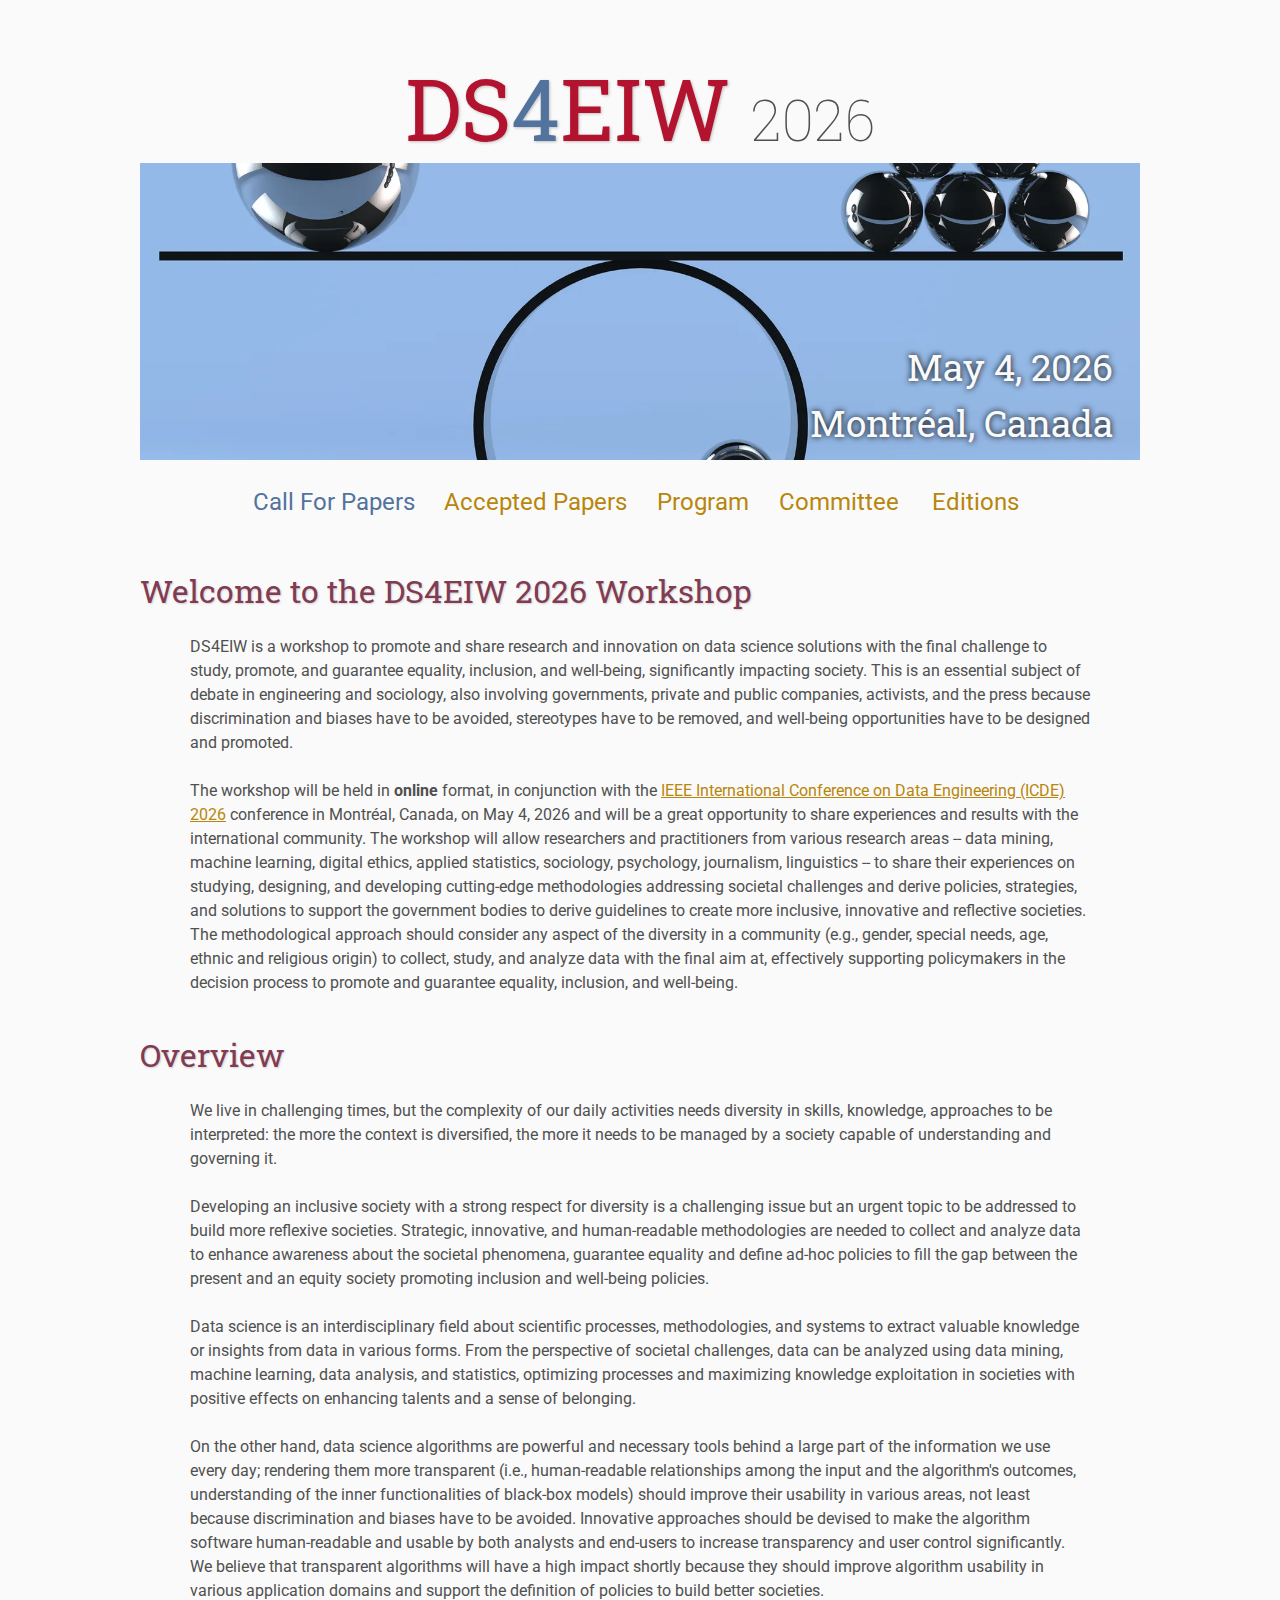
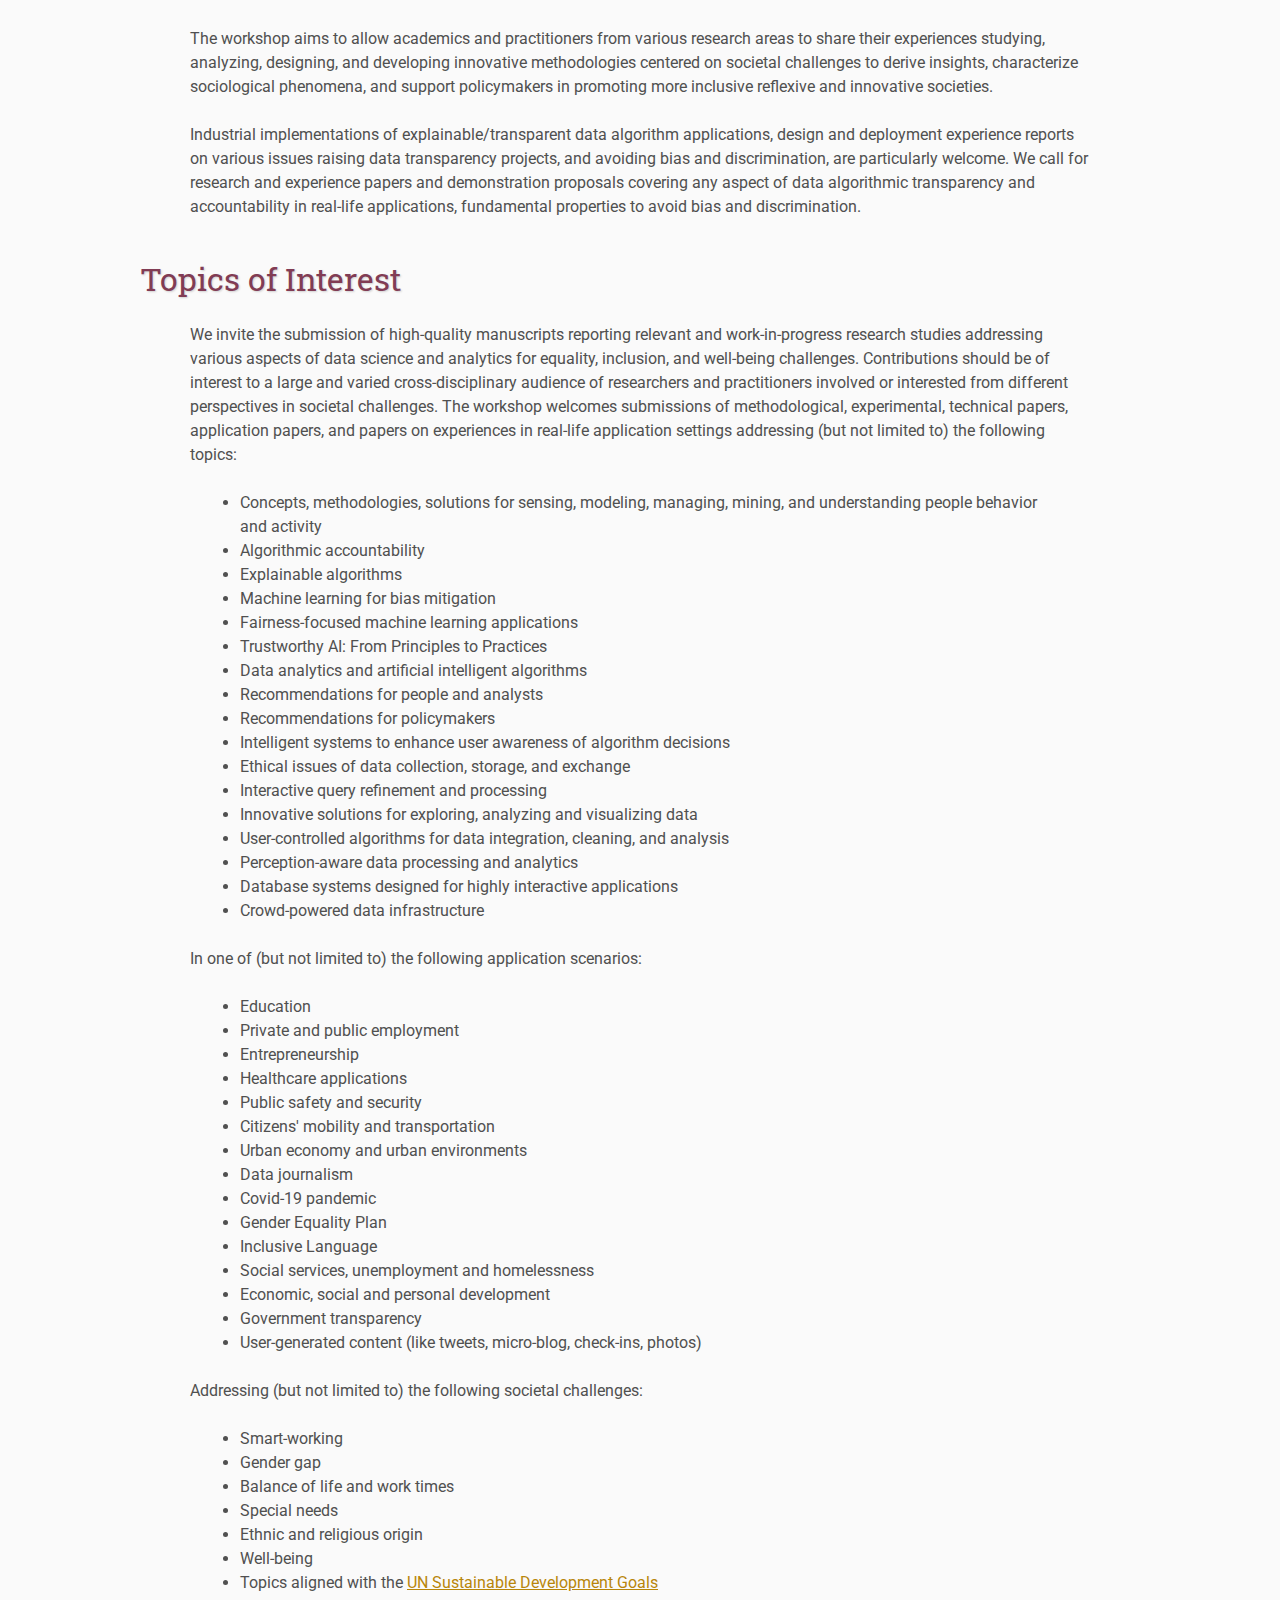
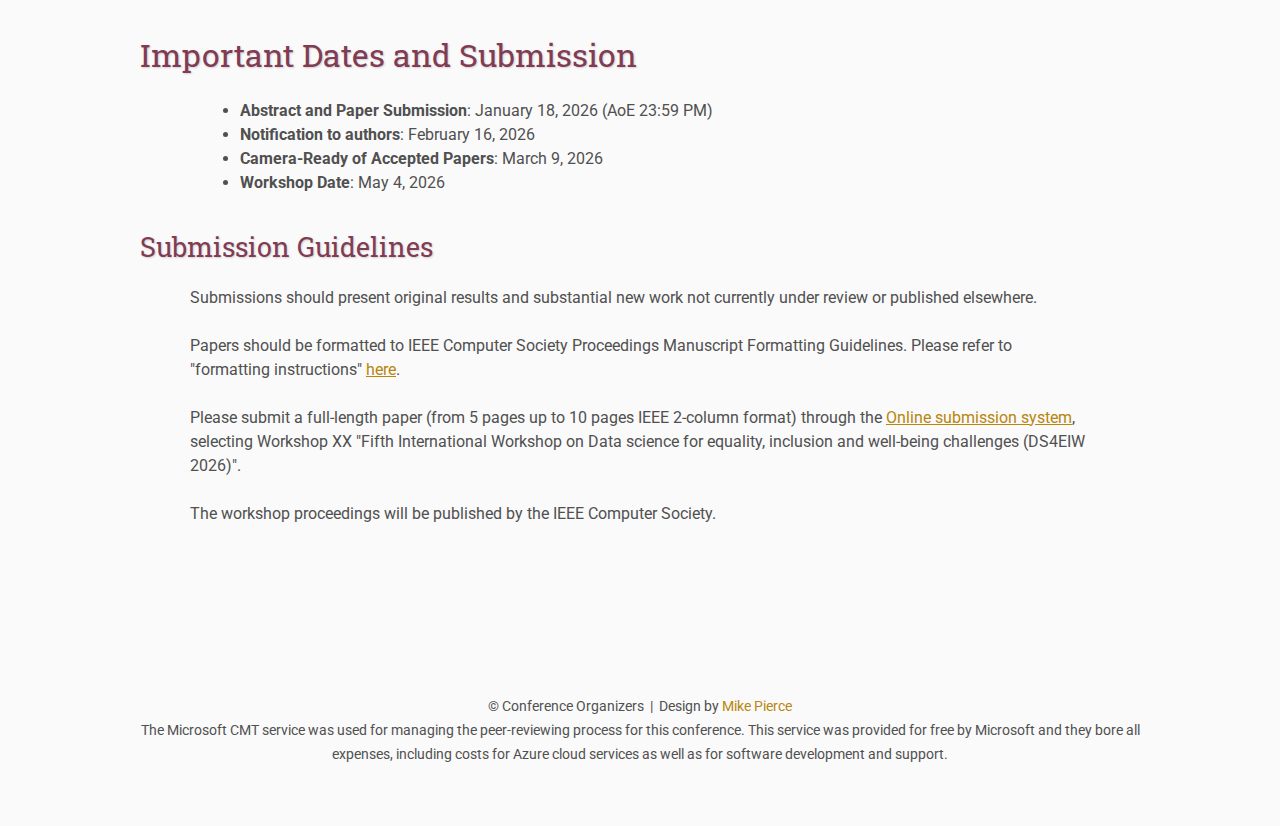
<file: index.html>
<!DOCTYPE html>
<html lang='en'>

<head>
    <base href=".">
    <link rel="shortcut icon" type="image/png" href="assets/favicon.png"/>
    <link rel="stylesheet" type="text/css" media="all" href="assets/main.css"/>
    <meta name="description" content="Data science for equality, inclusion and well-being challenges Workshop - DS4EIW 2026">
    <meta name="resource-type" content="document">
    <meta name="distribution" content="global">
    <meta name="KeyWords" content="Workshop, Data Science, Equality, Inclusion, Well-being, Challenges, DS4EIW, 2026">
    <meta charset="UTF-8">
    <title>DS4EIW 2026</title>
</head>

<body>

    <div class="banner">
        <img src="assets/balance.webp" alt="Conference Template Banner" style="object-fit: cover; width: 100%; height: 400px;">
        <div class="top-left">
            <span class="title1">DS</span><span class="title2">4</span><span class="title1">EIW</span> <span class="year">2026</span>
        </div>
        <div class="bottom-right">
            May 4, 2026 <br> Montréal, Canada
        </div>
    </div>


    <table class="navigation">
        <tr>
            <td class="navigation">
                <a class="current" title="Workshop Home Page" href="index.html">Call For Papers</a>
            </td>
            <td class="navigation">
                <a class = "" title="Accepted Papers" href="papers.html">Accepted Papers</a>
            </td>
            <td class="navigation">
                <a class = "" title="Workshop Program" href="program.html">Program</a>
            </td>
            <td class="navigation">
                <a class = "" title="Program Committee" href="committee.html">Committee</a>
            </td>
            <td class="navigation">
                <a class = "" title="Previous Editions" href="previous_editions.html">Editions</a>
            </td>
    
        </tr>
    </table>

    <div class="page-content">
        <h2>Welcome to the DS4EIW 2026 Workshop</h2>
        <p>
            DS4EIW is a workshop to promote and share research and innovation on data science solutions with the final challenge to study, promote, and guarantee equality, inclusion, and well-being, significantly impacting society. 
            This is an essential subject of debate in engineering and sociology, also involving governments, private and public companies, activists, and the press because discrimination and biases have to be avoided, stereotypes have to be removed, and well-being opportunities have to be designed and promoted.

            <br>
            <br>
            The workshop will be held in <b>online</b> format, in conjunction with the <a href="https://icde2026.github.io/">IEEE International Conference on Data Engineering (ICDE) 2026</a> conference in Montréal, Canada, on May 4, 2026 and will be a great opportunity to share experiences and results with the international community.
            The workshop will allow researchers and practitioners from various research areas -- data mining, machine learning, digital ethics, applied statistics, sociology, psychology, journalism, linguistics -- to share their experiences on studying, designing, and developing cutting-edge methodologies addressing societal challenges and derive policies, strategies, and solutions to support the government bodies to derive guidelines to create more inclusive, innovative and reflective societies. 
            The methodological approach should consider any aspect of the diversity in a community (e.g., gender, special needs, age, ethnic and religious origin) to collect, study, and analyze data with the final aim at, effectively supporting policymakers in the decision process to promote and guarantee equality, inclusion, and well-being.
        </p>

        <h2>Overview</h2>
        <p>
            
            We live in challenging times, but the complexity of our daily activities needs diversity in skills, knowledge, approaches to be interpreted: the more the context is diversified, the more it needs to be managed by a society capable of understanding and governing it.

            <br><br>
            
            Developing an inclusive society with a strong respect for diversity is a challenging issue but an urgent topic to be addressed to build more reflexive societies. Strategic, innovative, and human-readable methodologies are needed to collect and analyze data to enhance awareness about the societal phenomena, guarantee equality and define ad-hoc policies to fill the gap between the present and an equity society promoting inclusion and well-being policies.

            <br><br>

            Data science is an interdisciplinary field about scientific processes, methodologies, and systems to extract valuable knowledge or insights from data in various forms. From the perspective of societal challenges, data can be analyzed using data mining, machine learning, data analysis, and statistics, optimizing processes and maximizing knowledge exploitation in societies with positive effects on enhancing talents and a sense of belonging.

            <br><br>

            On the other hand, data science algorithms are powerful and necessary tools behind a large part of the information we use every day; rendering them more transparent (i.e., human-readable relationships among the input and the algorithm's outcomes, understanding of the inner functionalities of black-box models) should improve their usability in various areas, not least because discrimination and biases have to be avoided. Innovative approaches should be devised to make the algorithm software human-readable and usable by both analysts and end-users to increase transparency and user control significantly. We believe that transparent algorithms will have a high impact shortly because they should improve algorithm usability in various application domains and support the definition of policies to build better societies.

            <br><br>
            The workshop aims to allow academics and practitioners from various research areas to share their experiences studying, analyzing, designing, and developing innovative methodologies centered on societal challenges to derive insights, characterize sociological phenomena, and support policymakers in promoting more inclusive reflexive and innovative societies.

            <br><br>
            Industrial implementations of explainable/transparent data algorithm applications, design and deployment experience reports on various issues raising data transparency projects, and avoiding bias and discrimination, are particularly welcome. We call for research and experience papers and demonstration proposals covering any aspect of data algorithmic transparency and accountability in real-life applications, fundamental properties to avoid bias and discrimination.
        
        </p>

        <h2>Topics of Interest</h2>

        <p>
            We invite the submission of high-quality manuscripts reporting relevant and work-in-progress research studies addressing various aspects of data science and analytics for equality, inclusion, and well-being challenges. 
            Contributions should be of interest to a large and varied cross-disciplinary audience of researchers and practitioners involved or interested from different perspectives in societal challenges. 
            The workshop welcomes submissions of methodological, experimental, technical papers, application papers, and papers on experiences in real-life application settings addressing (but not limited to) the following topics:
            <ul>
                <li>Concepts, methodologies, solutions for sensing, modeling, managing, mining, and understanding people behavior and activity</li>
                <li>Algorithmic accountability</li>
                <li>Explainable algorithms</li>
                <li>Machine learning for bias mitigation</li>
                <li>Fairness-focused machine learning applications</li>
                <li>Trustworthy AI: From Principles to Practices</li>
                <li>Data analytics and artificial intelligent algorithms</li>
                <li>Recommendations for people and analysts</li>
                <li>Recommendations for policymakers</li>
                <li>Intelligent systems to enhance user awareness of algorithm decisions</li>
                <li>Ethical issues of data collection, storage, and exchange</li>
                <li>Interactive query refinement and processing</li>
                <li>Innovative solutions for exploring, analyzing and visualizing data</li>
                <li>User-controlled algorithms for data integration, cleaning, and analysis</li>
                <li>Perception-aware data processing and analytics</li>
                <li>Database systems designed for highly interactive applications</li>
                <li>Crowd-powered data infrastructure</li>
            </ul>
        </p>

        <p>In one of (but not limited to) the following application scenarios:</p>
        <ul>
            <li>Education</li>
            <li>Private and public employment</li>
            <li>Entrepreneurship</li>
            <li>Healthcare applications</li>
            <li>Public safety and security</li>
            <li>Citizens' mobility and transportation</li>
            <li>Urban economy and urban environments</li>
            <li>Data journalism</li>
            <li>Covid-19 pandemic</li>
            <li>Gender Equality Plan</li>
            <li>Inclusive Language</li>
            <li>Social services, unemployment and homelessness</li>
            <li>Economic, social and personal development</li>
            <li>Government transparency</li>
            <li>User-generated content (like tweets, micro-blog, check-ins, photos)</li>
        </ul>

        <p>Addressing (but not limited to) the following societal challenges:</p>

        <ul>
            <li>Smart-working</li>
            <li>Gender gap</li>
            <li>Balance of life and work times</li>
            <li>Special needs</li>
            <li>Ethnic and religious origin</li>
            <li>Well-being</li>
            <li>Topics aligned with the <a href="https://www.un.org/sustainabledevelopment/sustainable-development-goals/">UN Sustainable Development Goals</a></li>
        </ul>


        <h2>Important Dates and Submission</h2>
        <p>
            <ul>
                <li><b>Abstract and Paper Submission</b>: January 18, 2026 (AoE 23:59 PM)</li>
                <li><b>Notification to authors</b>: February 16, 2026</li>
                <li><b>Camera-Ready of Accepted Papers</b>: March 9, 2026</li>
                <li><b>Workshop Date</b>: May 4, 2026</li>
            </ul>
        </p>
        <!--
        <p>
            <ul>
                <li><b>Submission Deadline</b>: <del>October 30, 2024</del> November 7, 2024 (AoE 23:59 PM)</li>
                <li><b>Notification of Acceptance</b>: <del>November 12, 2024</del> November 19, 2024</li>
                <li><b>Camera-Ready Papers</b>: November 23, 2024 <b>(strict)</b></li>
                <li><b>Workshop Date</b>: December 15-18, 2024</li>
            </ul>
        </p>
        -->
        <h3>Submission Guidelines</h3>
        <p>
        Submissions should present original results and substantial new work not currently under review or published elsewhere.
        </p>
        <p>
        Papers should be formatted to IEEE Computer Society Proceedings Manuscript Formatting Guidelines. Please refer to "formatting instructions" <a href="https://www.ieee.org/conferences/publishing/templates.html">here</a>.
        </p>
        <p>
        Please submit a full-length paper (from 5 pages up to 10 pages IEEE 2-column format) through the <a href="https://cmt3.research.microsoft.com/User/Login?ReturnUrl=%2F">Online submission system</a>, selecting Workshop XX "Fifth International Workshop on Data science for equality, inclusion and well-being challenges (DS4EIW 2026)".
        </p>
        <p>
        The workshop proceedings will be published by the IEEE Computer Society.
        </p>


        <!-- Submission guidelines

        Submissions should present original results and substantial new work not currently under review or published elsewhere.

        Papers should be formatted to IEEE Computer Society Proceedings Manuscript Formatting Guidelines. Please refer to "formatting instructions" https://www.ieee.org/conferences/publishing/templates.html.

        Please submit a full-length paper (from 5 pages up to 10 pages IEEE 2-column format) through the ONLINE SUBMISSION SYSTEM, selecting Workshop 34 "Third International Workshop on Data science for equality, inclusion and well-being challenges (DS4EIW 2023)"

        The workshop proceedings will be published by the IEEE Computer Society. -->


        <!--
        <p>
            Submissions should present original results and substantial new work not currently under review or published elsewhere.
            Papers should be formatted to IEEE Computer Society Proceedings Manuscript Formatting Guidelines. Please refer to "formatting instructions" <a href="https://www.ieee.org/conferences/publishing/templates.html">here</a>.
            Please submit a full-length paper (from 5 pages up to 10 pages IEEE 2-column format) through the <a href="https://wi-lab.com/cyberchair/2024/bigdata24/scripts/ws_submit.php?subarea=S">Online submission system</a>, selecting Workshop 41 "Fourth International Workshop on Data science for equality, inclusion and well-being challenges (DS4EIW 2024)".
            The workshop proceedings will be published by the IEEE Computer Society.
        </p>
        -->
        <!-- <h2>Organizers</h2>
        <p>
            <ul class="organizers">
                <li>
                    <p>
                        <a href="index.html">Salvatore Greco</a>, Politecnico di Torino, Italy
                    </p>
                </li>
                <li>
                    <p>
                        <a href="https://mlaquatra.me/">Moreno La Quatra</a>, Kore University of Enna, Italy
                    </p>
                </li>
                <li>
                    <p>
                        <a href="index.html">Genoveva Vargas-Solar</a>, CNRS, France
                    </p>
                </li>
                <li>
                    <p>
                        <a href="index.html">Tania Cerquitelli</a>, Politecnico di Torino, Italy
                    </p>
                </li>
            </ul>
        </p> -->
        <!-- <table class="sponsors">
            <tr>
                <td class="sponsor">
                    <a href="#">
                        <img src="assets/kitten1.jpg" alt="Salvatore Greco" style="width: 90%">
                        <br>
                        Salvatore Greco
                    </a>
                </td>
                <td class="sponsor">
                    <a href="https://mlaquatra.me/">
                        <img src="assets/kitten2.jpg" alt="Moreno La Quatra" style="width: 90%">
                        <br>
                        Moreno La Quatra
                    </a>
                </td>
            </tr>
            <tr>
                <td class="sponsor">
                    <a href="#">
                        <img src="assets/kitten3.jpg" alt="Genoveva Vargas-Solar" style="width: 90%">
                        <br>
                        Genoveva Vargas-Solar
                    </a>
                </td>
                <td class="sponsor">
                    <a href="#">
                        <img src="assets/kitten3.jpg" alt="Tania Cerquitelli" style="width: 90%">
                        <br>
                        Tania Cerquitelli
                    </a>
                </td>
            </tr>
        </table> -->
    </div>

    <footer>
        &copy; Conference Organizers
        &nbsp;|&nbsp; Design by <a href="https://github.com/mikepierce">Mike Pierce</a> <br>
        The Microsoft CMT service was used for managing the peer-reviewing process for this conference. This service was provided for free by Microsoft and they bore all expenses, including costs for Azure cloud services as well as for software development and support.
    </footer>

</body>
</html>
</file>
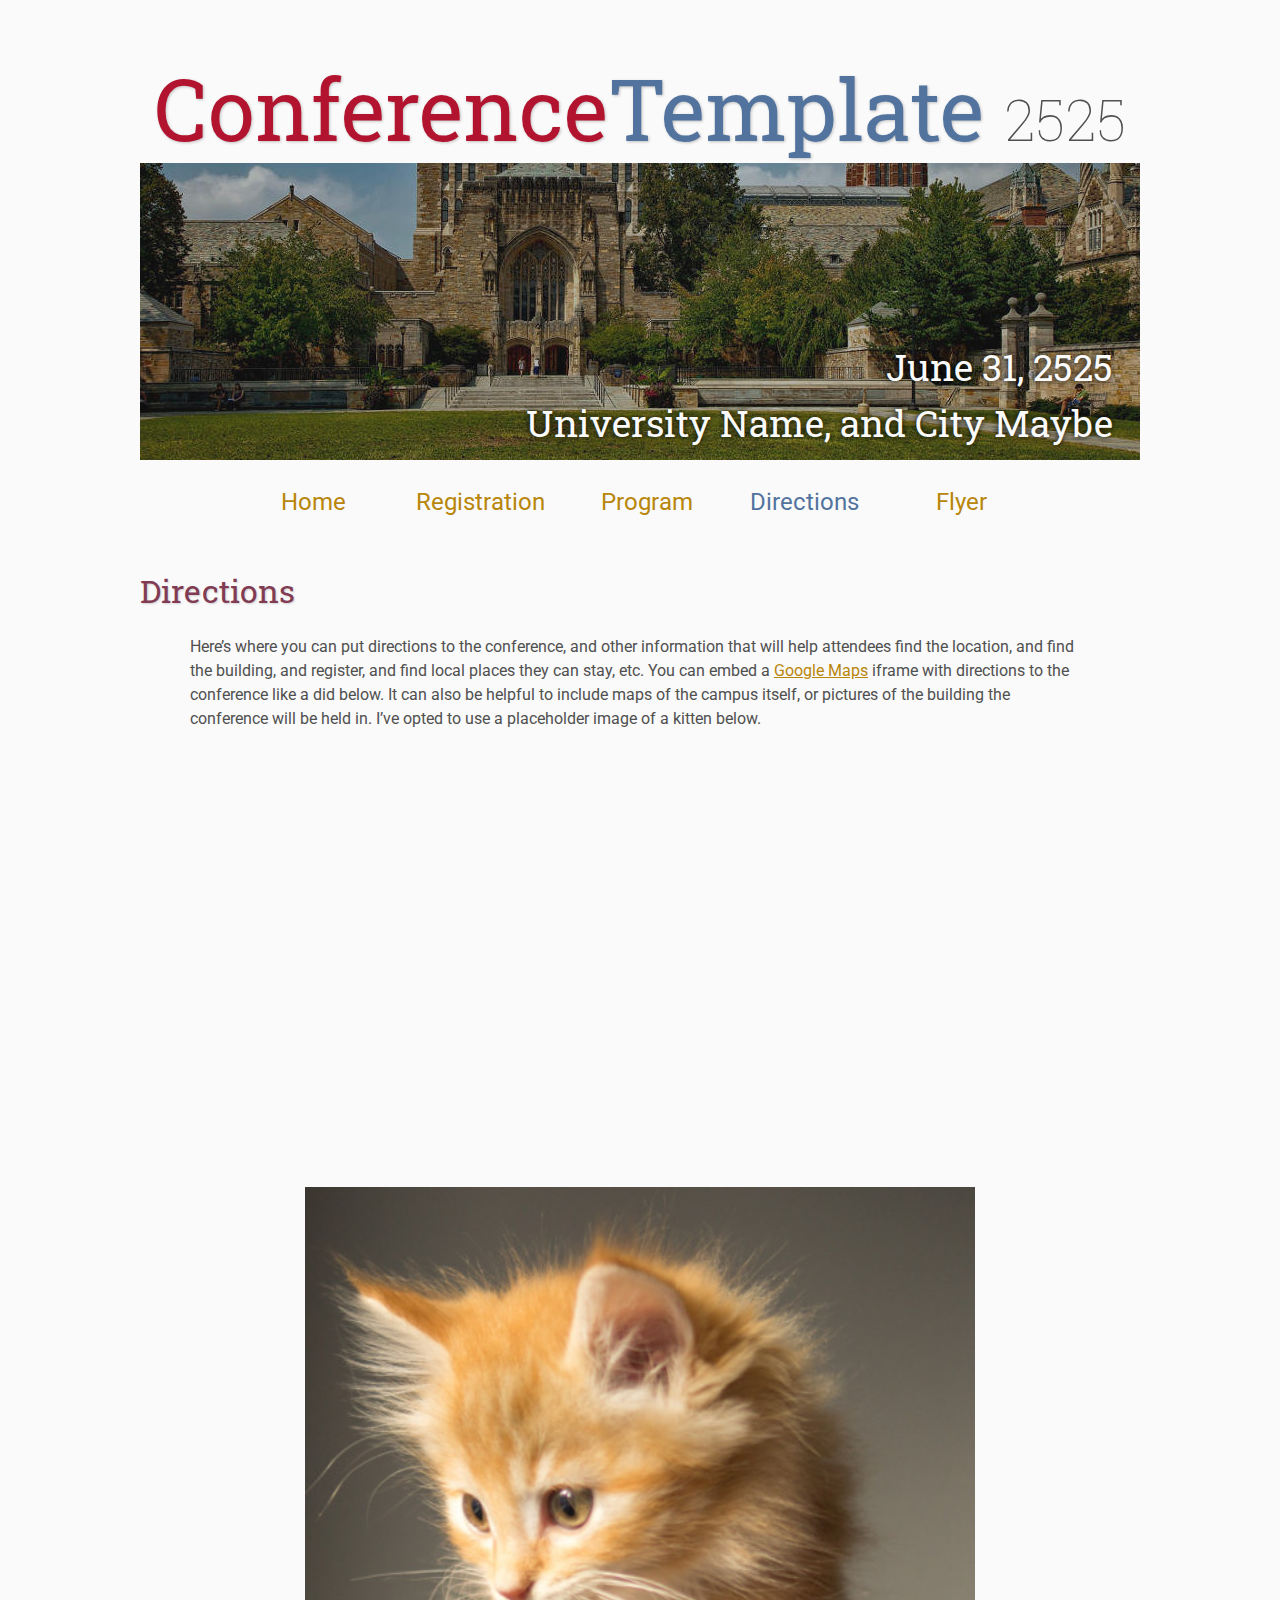
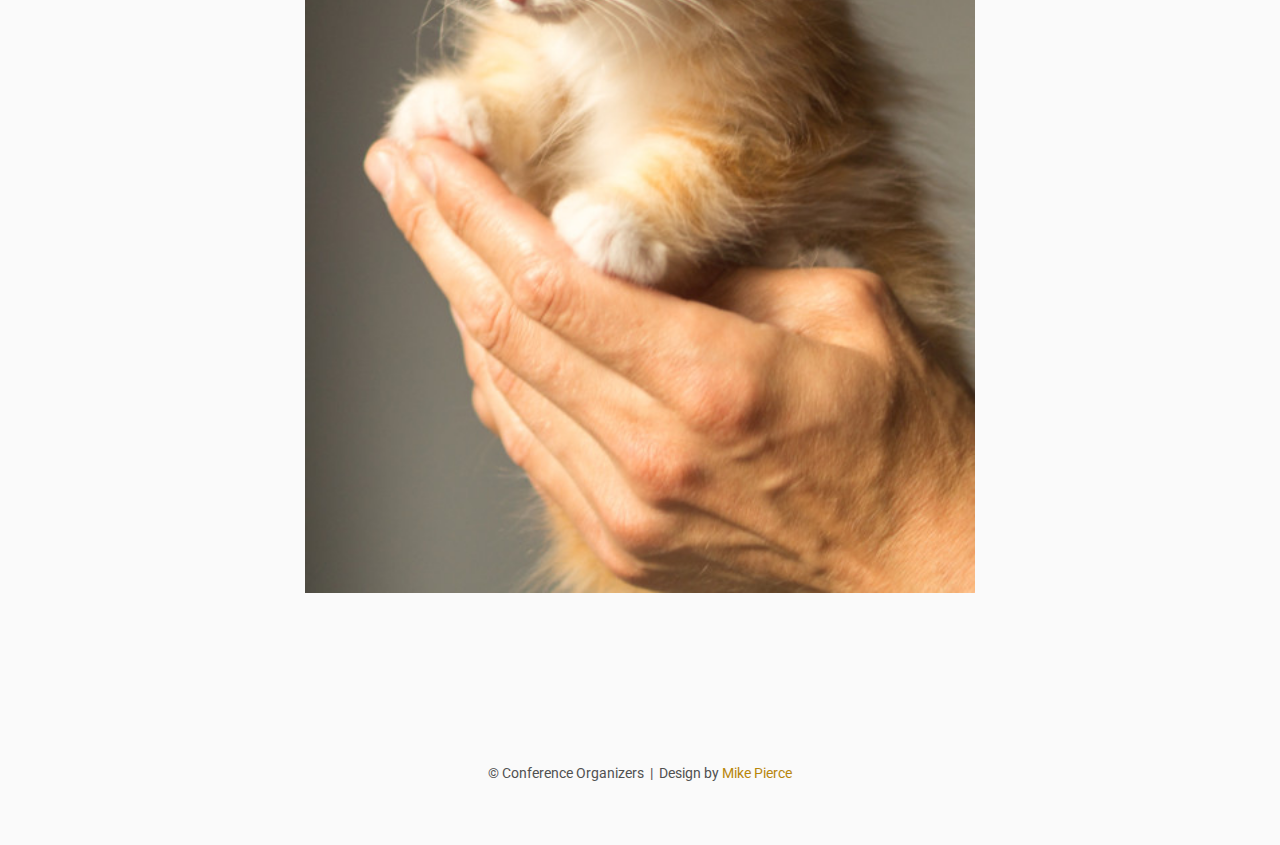
<file: directions/index.html>
<!DOCTYPE html>
<html lang='en'>

<head>
    <base href="..">
    <link rel="shortcut icon" type="image/png" href="assets/favicon.png"/>
    <link rel="stylesheet" type="text/css" media="all" href="assets/main.css"/>
    <meta name="description" content="Conference Template">
    <meta name="resource-type" content="document">
    <meta name="distribution" content="global">
    <meta name="KeyWords" content="Conference">
    <title>Directions | Conference Template</title>
</head>

<body>

    <div class="banner">
        <img src="assets/banner.jpg" alt="Conference Template Banner">
        <div class="top-left">
            <span class="title1">Conference</span><span class="title2">Template</span> <span class="year">2525</span>
        </div>
        <div class="bottom-right">
            June 31, 2525 <br> University Name, and City Maybe
        </div>
    </div>

    <table class="navigation">
        <tr>
            <td class="navigation">
                <a title="Conference Home Page" href=".">Home</a>
            </td>
            <td class="navigation">
                <a title="Register for the Conference" href="registration">Registration</a>
            </td>
            <td class="navigation">
                <a title="Conference Program" href="program">Program</a> 
            </td>
            <td class="navigation">
                <a class="current" title="Directions to the Conference" href="directions">Directions</a>
            </td>
            <td class="navigation">
                <a title="Conference Flyer" href="flyer">Flyer</a>
            </td>
        </tr>
    </table>


    <h2>Directions</h2>
    <p>
        Here&rsquo;s where you can put directions to the conference,
        and other information that will help attendees find the location,
        and find the building, and register, and find local places they can stay, etc.
        You can embed a <a href="https://www.google.com/maps">Google Maps</a> iframe
        with directions to the conference like a did below.
        It can also be helpful to include maps of the campus itself,
        or pictures of the building the conference will be held in.
        I&rsquo;ve opted to use a placeholder image of a kitten below.
    </p>

    <iframe class="directions" src="https://www.google.com/maps/embed?pb=!1m18!1m12!1m3!1d134998.56138929052!2d-121.98776790326531!3d37.869213445646146!2m3!1f0!2f0!3f0!3m2!1i1024!2i768!4f13.1!3m3!1m2!1s0x808ff431db2f96d1%3A0x8b99d90a20aa67de!2sMt+Diablo!5e0!3m2!1sen!2sus!4v1561787340910!5m2!1sen!2sus"></iframe>

    <img class="center" src="assets/kitten4.jpg" alt="This is just a kitten right now" id="kitten">

    <footer>
        &copy; Conference Organizers
        &nbsp;|&nbsp; Design by <a href="https://github.com/mikepierce">Mike Pierce</a>
    </footer>

</body>
</html>
</file>
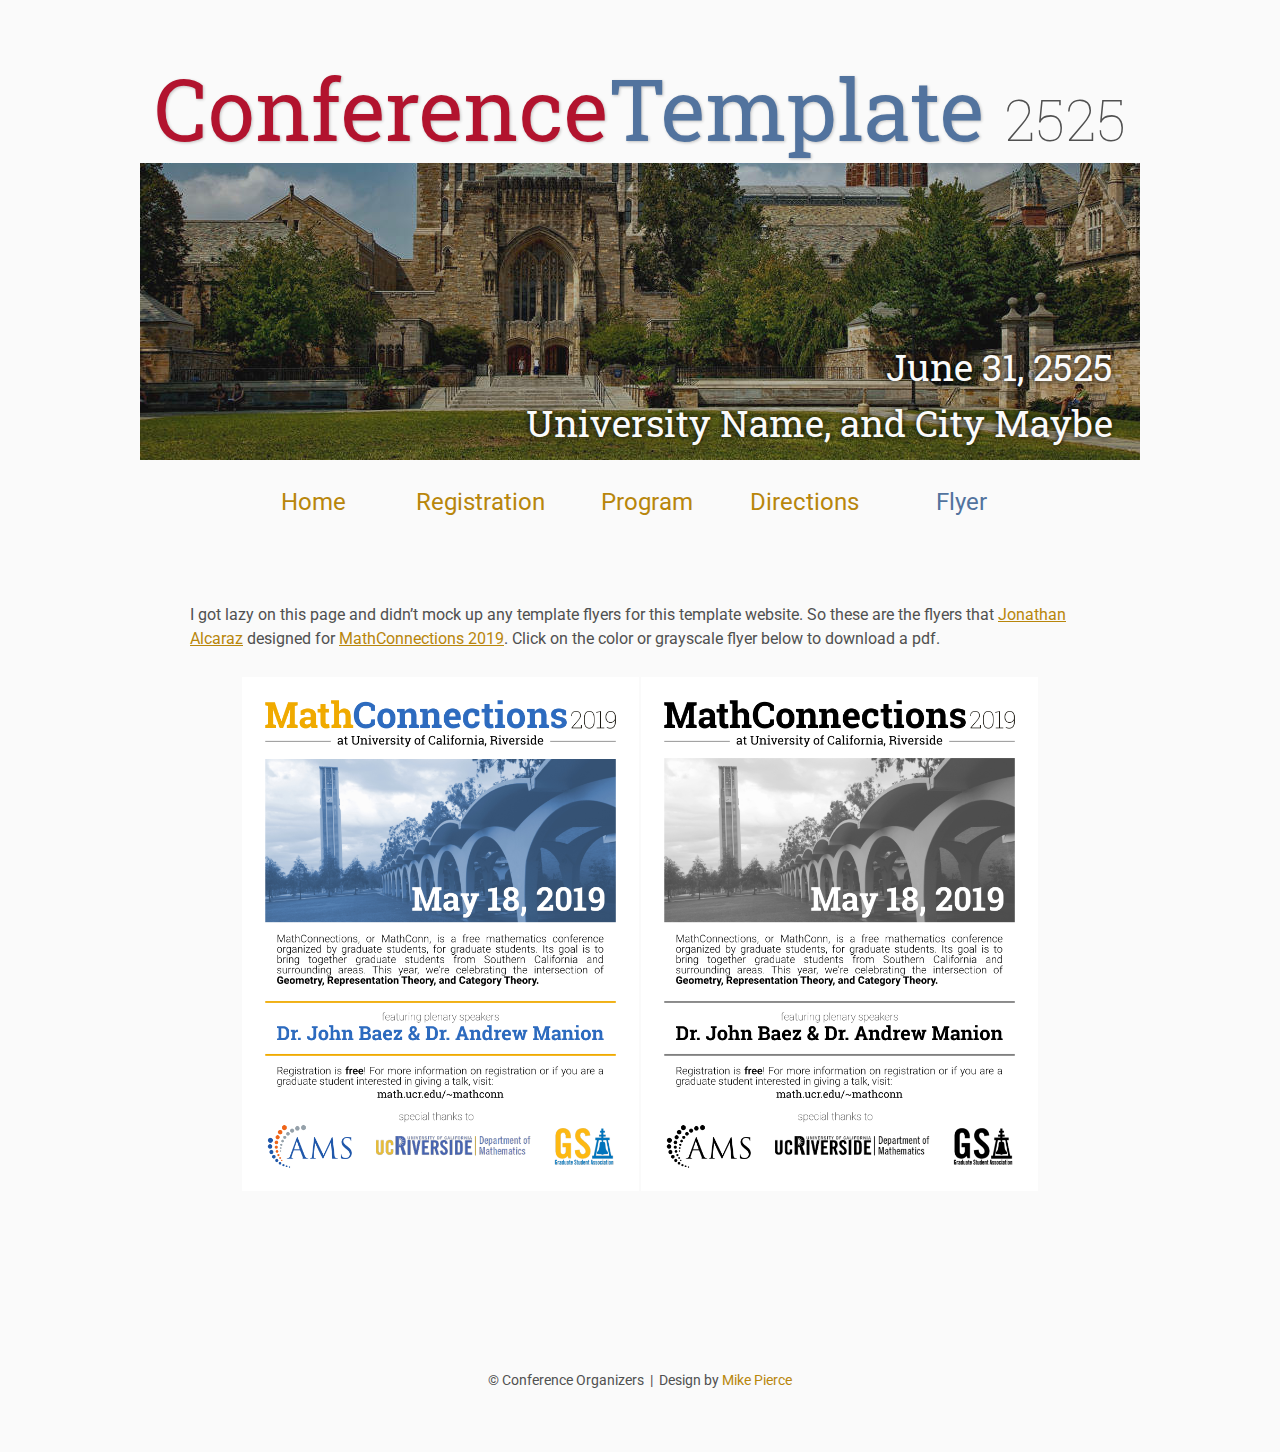
<file: flyer/index.html>
<!DOCTYPE html>
<html lang='en'>

<head>
    <base href="..">
    <link rel="shortcut icon" type="image/png" href="assets/favicon.png"/>
    <link rel="stylesheet" type="text/css" media="all" href="assets/main.css"/>
    <meta name="description" content="Conference Template">
    <meta name="resource-type" content="document">
    <meta name="distribution" content="global">
    <meta name="KeyWords" content="Conference">
    <title>Flyer | Conference Template</title>
</head>

<body>

    <div class="banner">
        <img src="assets/banner.jpg" alt="Conference Template Banner">
        <div class="top-left">
            <span class="title1">Conference</span><span class="title2">Template</span> <span class="year">2525</span>
        </div>
        <div class="bottom-right">
            June 31, 2525 <br> University Name, and City Maybe
        </div>
    </div>

    <table class="navigation">
        <tr>
            <td class="navigation">
                <a title="Conference Home Page" href=".">Home</a>
            </td>
            <td class="navigation">
                <a title="Register for the Conference" href="registration">Registration</a>
            </td>
            <td class="navigation">
                <a title="Conference Program" href="program">Program</a> 
            </td>
            <td class="navigation">
                <a title="Directions to the Conference" href="directions">Directions</a>
            </td>
            <td class="navigation">
                <a class="current" title="Conference Flyer" href="flyer">Flyer</a>
            </td>
        </tr>
    </table>

    <br>

    <p>
        I got lazy on this page and didn&rsquo;t mock up any template flyers for this template website.
        So these are the flyers that <a target="_blank" href="https://math.jonathanalcaraz.com/">Jonathan Alcaraz</a>
        designed for <a target="_blank" href="http://math.ucr.edu/~mathconn/">MathConnections 2019</a>.
        Click on the color or grayscale flyer below to download a pdf.
    </p>

    <table class="flyers">
        <tr>
            <td class="flyer">
                <a href="assets/MathConnections-Flyer.pdf">
                    <img src="assets/MathConnections-Flyer.png" alt="MathConnections Color Flyer" style="width:100%">
                </a>
            </td>
            <td class="flyer">
                <a href="assets/MathConnections-FlyerBW.pdf">
                    <img src="assets/MathConnections-FlyerBW.png" alt="MathConnections BW Flyer" style="width:100%">
                </a>
            </td>
        </tr>
    </table>

    <footer>
        &copy; Conference Organizers
        &nbsp;|&nbsp; Design by <a href="https://github.com/mikepierce">Mike Pierce</a>
    </footer>

</body>
</html>
</file>
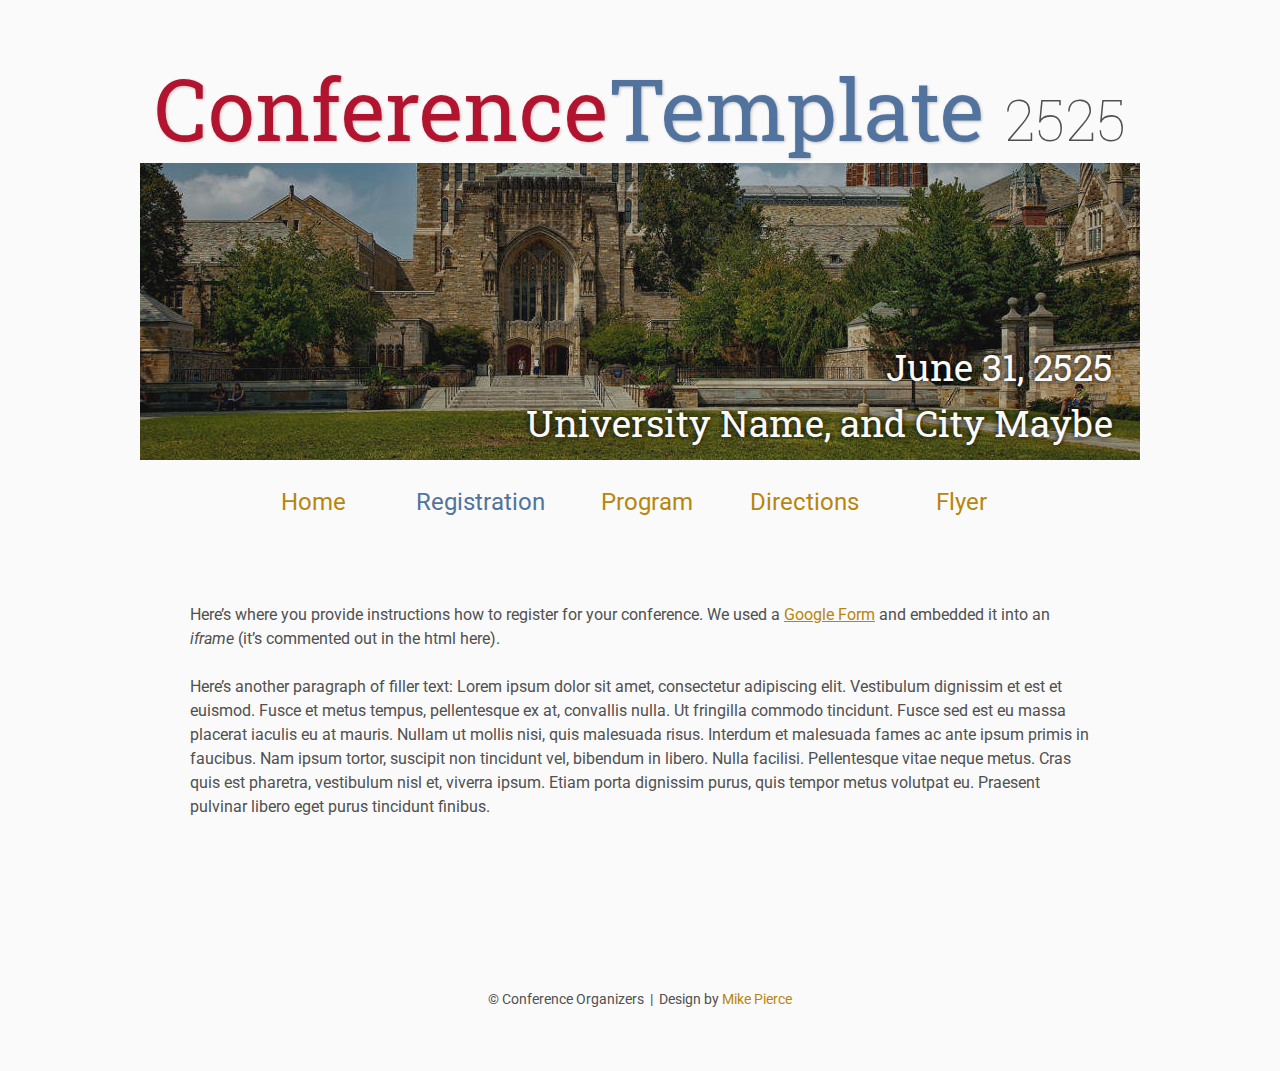
<file: registration/index.html>
<!DOCTYPE html>
<html lang='en'>

<head>
    <base href="..">
    <link rel="shortcut icon" type="image/png" href="assets/favicon.png"/>
    <link rel="stylesheet" type="text/css" media="all" href="assets/main.css"/>
    <meta name="description" content="Conference Template">
    <meta name="resource-type" content="document">
    <meta name="distribution" content="global">
    <meta name="KeyWords" content="Conference">
    <title>Registration | Conference Template</title>
</head>

<body>

    <div class="banner">
        <img src="assets/banner.jpg" alt="Conference Template Banner">
        <div class="top-left">
            <span class="title1">Conference</span><span class="title2">Template</span> <span class="year">2525</span>
        </div>
        <div class="bottom-right">
            June 31, 2525 <br> University Name, and City Maybe
        </div>
    </div>

    <table class="navigation">
        <tr>
            <td class="navigation">
                <a title="Conference Home Page" href=".">Home</a>
            </td>
            <td class="navigation">
                <a class="current" title="Register for the Conference" href="registration">Registration</a>
            </td>
            <td class="navigation">
                <a title="Conference Program" href="program">Program</a> 
            </td>
            <td class="navigation">
                <a title="Directions to the Conference" href="directions">Directions</a>
            </td>
            <td class="navigation">
                <a title="Conference Flyer" href="flyer">Flyer</a>
            </td>
        </tr>
    </table>

    <br>

    <p>
        Here&rsquo;s where you provide instructions how to register for your conference.
        We used a <a href="https://www.google.com/forms/about/">Google Form</a> 
        and embedded it into an <i>iframe</i> (it&rsquo;s commented out in the html here).
    </p>
    <!--
    <iframe class="registration" src="EMBED LINK FOR GOOGLE FORM HERE"></iframe>
    -->
    <p>
        Here&rsquo;s another paragraph of filler text:
        Lorem ipsum dolor sit amet, consectetur adipiscing elit. Vestibulum dignissim et est et euismod. Fusce et metus tempus, pellentesque ex at, convallis nulla. Ut fringilla commodo tincidunt. Fusce sed est eu massa placerat iaculis eu at mauris. Nullam ut mollis nisi, quis malesuada risus. Interdum et malesuada fames ac ante ipsum primis in faucibus. Nam ipsum tortor, suscipit non tincidunt vel, bibendum in libero. Nulla facilisi. Pellentesque vitae neque metus. Cras quis est pharetra, vestibulum nisl et, viverra ipsum. Etiam porta dignissim purus, quis tempor metus volutpat eu. Praesent pulvinar libero eget purus tincidunt finibus.
    </p>

    <footer>
        &copy; Conference Organizers
        &nbsp;|&nbsp; Design by <a href="https://github.com/mikepierce">Mike Pierce</a>
    </footer>

</body>
</html>
</file>
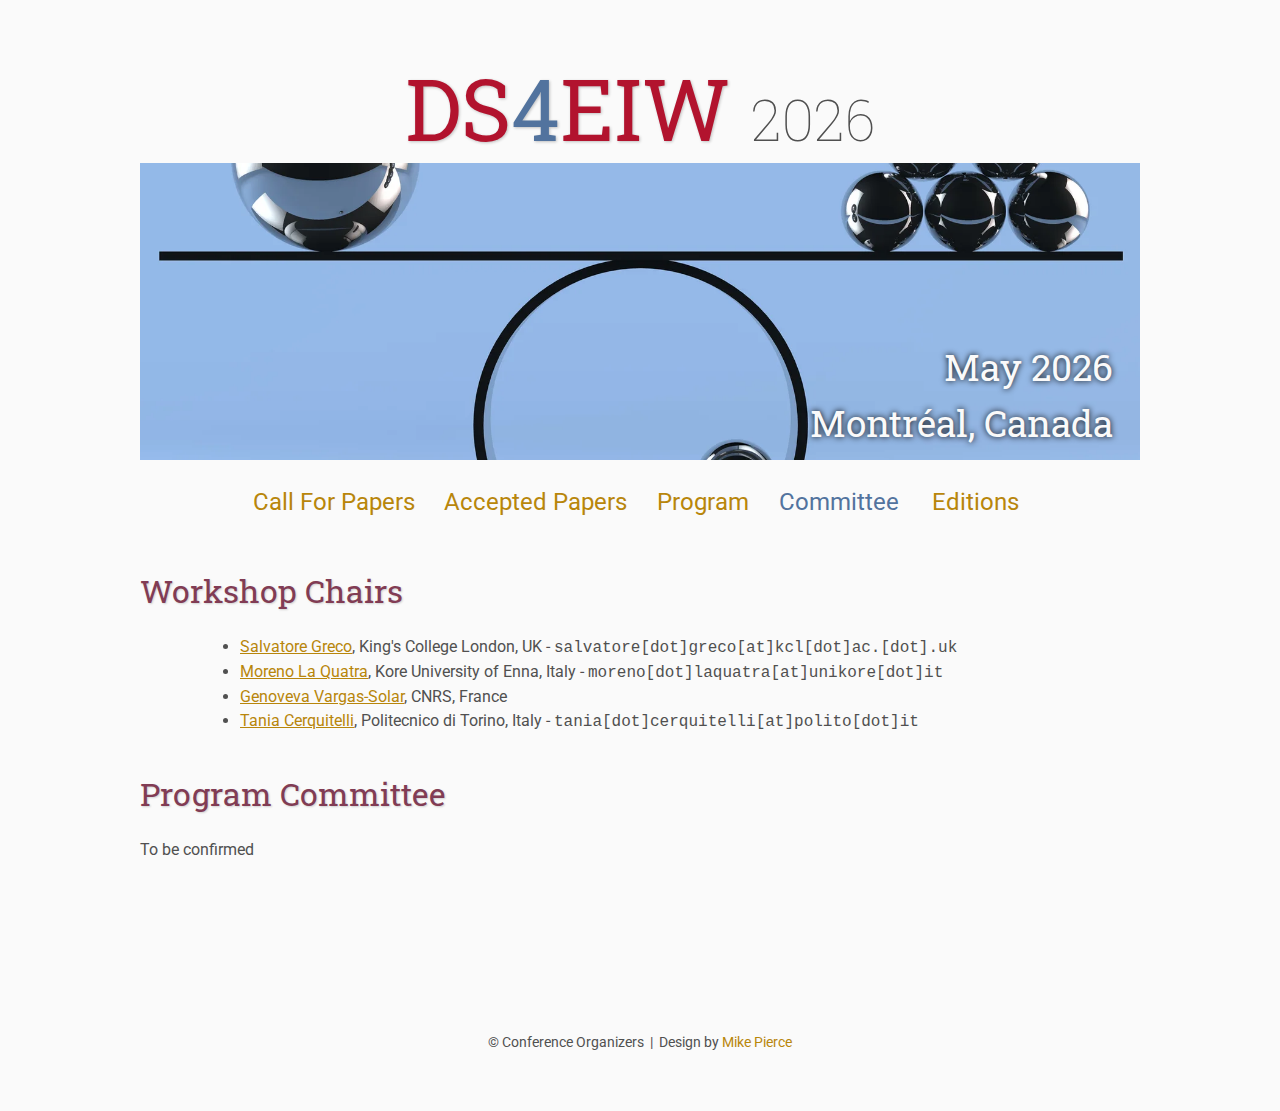
<file: committee.html>
<!DOCTYPE html>
<html lang='en'>

<head>
    <base href=".">
    <link rel="shortcut icon" type="image/png" href="assets/favicon.png"/>
    <link rel="stylesheet" type="text/css" media="all" href="assets/main.css"/>
    <meta name="description" content="Data science for equality, inclusion and well-being challenges Workshop - DS4EIW 2026">
    <meta name="resource-type" content="document">
    <meta name="distribution" content="global">
    <meta name="KeyWords" content="Workshop, Data Science, Equality, Inclusion, Well-being, Challenges, DS4EIW, 2026">
    <title>DS4EIW 2026</title>
</head>

<body>

    <div class="banner">
        <img src="assets/balance.webp" alt="Conference Template Banner" style="object-fit: cover; width: 100%; height: 400px;">
        <div class="top-left">
            <span class="title1">DS</span><span class="title2">4</span><span class="title1">EIW</span> <span class="year">2026</span>
        </div>
        <div class="bottom-right">
            May 2026 <br> Montréal, Canada
        </div>
    </div>

    <table class="navigation">
        <tr>
            <td class="navigation">
                <a class="" title="Workshop Home Page" href="index.html">Call For Papers</a>
            </td>
            <td class="navigation">
                <a class = "" title="Accepted Papers" href="papers.html">Accepted Papers</a>
            </td>
            <td class="navigation">
                <a class = "" title="Workshop Program" href="program.html">Program</a>
            </td>
            <td class="navigation">
                <a class = "current" title="Program Committee" href="committee.html">Committee</a>
            </td>
            <td class="navigation">
                <a class = "" title="Previous Editions" href="previous_editions.html">Editions</a>
            </td>
        </tr>
    </table>

    <div class="page-content">
        <h2>Workshop Chairs</h2>
        <p>
            <ul>
                <li><a href="index.html">Salvatore Greco</a>, King's College London, UK - <span style="font-family:'Lucida Console', monospace">salvatore[dot]greco[at]kcl[dot]ac.[dot].uk</span></li>
                <li><a href="https://mlaquatra.me/">Moreno La Quatra</a>, Kore University of Enna, Italy - <span style="font-family:'Lucida Console', monospace">moreno[dot]laquatra[at]unikore[dot]it</span></li>
                <li><a href="index.html">Genoveva Vargas-Solar</a>, CNRS, France</li>
                <li><a href="index.html">Tania Cerquitelli</a>, Politecnico di Torino, Italy - <span style="font-family:'Lucida Console', monospace">tania[dot]cerquitelli[at]polito[dot]it</span></li>
            </ul>
        </p>

        <h2>Program Committee</h2>
        To be confirmed
        <!--
        <p>
            <ul>
                <li>Doaa Almhaithawi, Politecnico di Torino, Italy</li>
                <li>Khalid Belhajjame, PSL, Université Paris-Dauphine, LAMSADE, France</li>
                <li>Matteo Berta, Politecnico di Torino, Italy</li>
                <li>Francesca Bugiotti, CentraleSupélec, France</li>
                <li>Barbara Catania, University of Genoa, Italy</li>
                <li>Gabriele Ciravegna, Politecnico di Torino, Italy</li>
                <li>Javier A. Espinosa-Oviedo, University of Lyon 1, France</li>
                <li>Cécile Favre, University Lyon 2, France</li>
                <li>Sèdes Florence, Institut de Recherche en Informatique de Toulouse, France</li>
                <li>Sara Migliorini, University of Verona, Italy</li>
                <li>Elisa Quintarelli, University of Verona, Italy</li>
                <li>Monaco Simone, Politecnico di Torino, Italy</li>
                <li>Greta Temporin, Politecnico di Torino, Italy</li>
                <li>Ismael Villanueva-Miranda, University of Texas Southwestern Medical Center, United States</li>
                <li>Jose Luis Zechinelli, Universidad de las Americas Puebla, Mexico</li>
            </ul>
        </p>
        -->
    </div>

    <footer>
        &copy; Conference Organizers
        &nbsp;|&nbsp; Design by <a href="https://github.com/mikepierce">Mike Pierce</a>
    </footer>

</body>
</html>
</file>
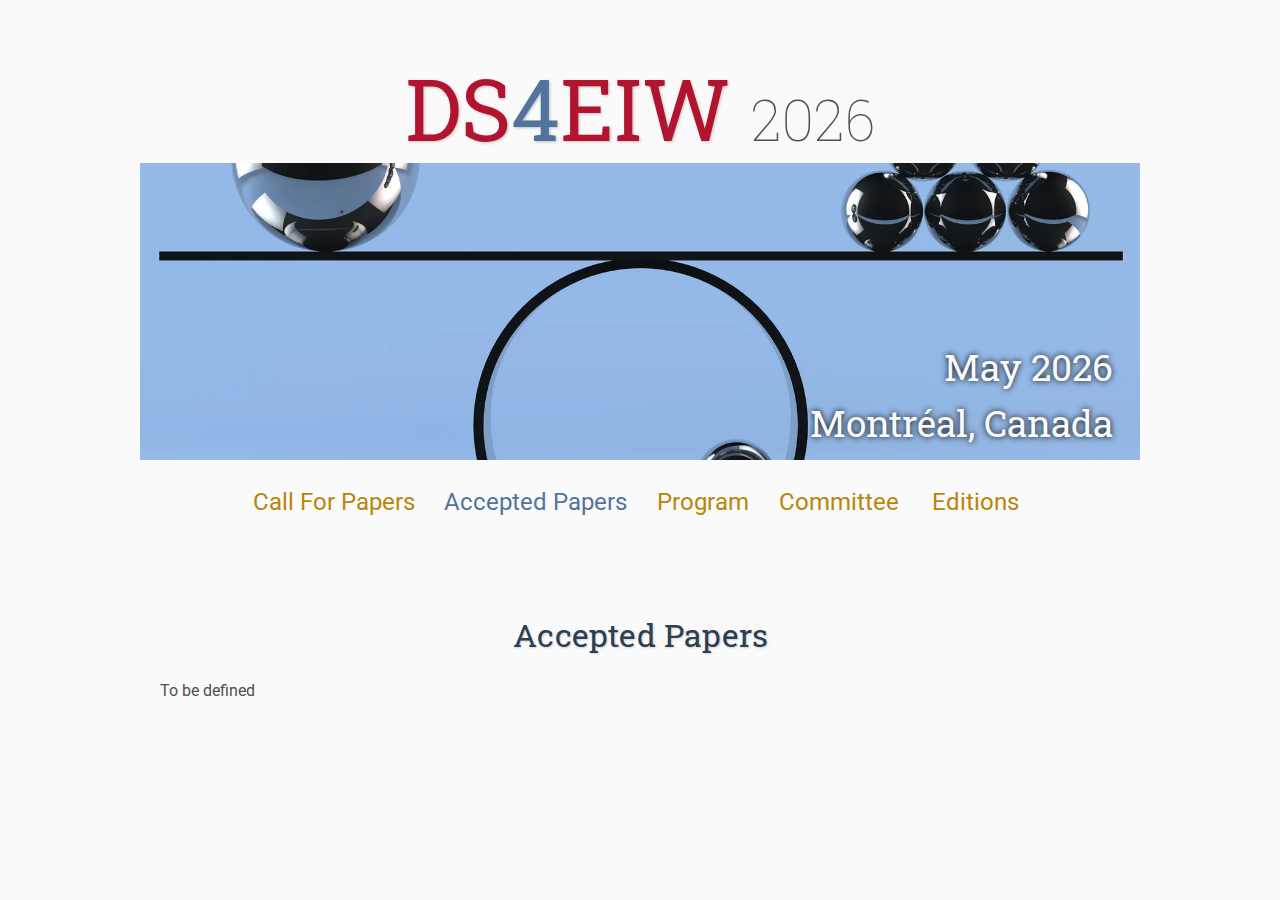
<file: papers.html>
<!DOCTYPE html>
<html lang='en'>

<head>
    <base href=".">
    <link rel="shortcut icon" type="image/png" href="assets/favicon.png"/>
    <link rel="stylesheet" type="text/css" media="all" href="assets/main.css"/>
    <meta name="description" content="Data science for equality, inclusion and well-being challenges Workshop - DS4EIW 2026">
    <meta name="resource-type" content="document">
    <meta name="distribution" content="global">
    <meta name="KeyWords" content="Workshop, Data Science, Equality, Inclusion, Well-being, Challenges, DS4EIW, 2026">
    <meta charset="UTF-8">
    <title>DS4EIW 2026</title>
    <style>
        .paper-card {
            background: #ffffff;
            border-radius: 8px;
            padding: 24px;
            margin-bottom: 24px;
            box-shadow: 0 2px 4px rgba(0,0,0,0.1);
            transition: transform 0.2s ease-in-out;
        }
        
        .paper-card:hover {
            transform: translateY(-2px);
            box-shadow: 0 4px 8px rgba(0,0,0,0.15);
        }
        
        .paper-title {
            font-size: 1.25rem;
            color: #2c3e50;
            margin-bottom: 12px;
            font-weight: 600;
            line-height: 1.4;
        }
        
        .paper-authors {
            color: #34495e;
            font-size: 1rem;
            margin-bottom: 8px;
            line-height: 1.6;
        }
        
        .paper-affiliation {
            color: #7f8c8d;
            font-size: 0.9rem;
            font-style: italic;
        }
        
        .papers-grid {
            display: grid;
            grid-template-columns: repeat(auto-fit, minmax(300px, 1fr));
            gap: 24px;
            padding: 24px;
        }
        
        @media (max-width: 768px) {
            .papers-grid {
                grid-template-columns: 1fr;
                padding: 16px;
            }
            
            .paper-card {
                padding: 16px;
            }
            
            .paper-title {
                font-size: 1.1rem;
            }
        }
        
        .page-content {
            max-width: 1200px;
            margin: 0 auto;
            padding: 20px;
        }
        
        h2 {
            text-align: center;
            color: #2c3e50;
            margin-bottom: 32px;
            font-size: 2rem;
        }
    </style>
</head>

<body>
    <div class="banner">
        <img src="assets/balance.webp" alt="Conference Template Banner" style="object-fit: cover; width: 100%; height: 400px;">
        <div class="top-left">
            <span class="title1">DS</span><span class="title2">4</span><span class="title1">EIW</span> <span class="year">2026</span>
        </div>
        <div class="bottom-right">
            May 2026 <br> Montréal, Canada
        </div>
    </div>

    <table class="navigation">
        <tr>
            <td class="navigation">
                <a class="" title="Workshop Home Page" href="index.html">Call For Papers</a>
            </td>
            <td class="navigation">
                <a class="current" title="Accepted Papers" href="papers.html">Accepted Papers</a>
            </td>
            <td class="navigation">
                <a class="" title="Workshop Program" href="program.html">Program</a>
            </td>
            <td class="navigation">
                <a class="" title="Program Committee" href="committee.html">Committee</a>
            </td>
            <td class="navigation">
                <a class="" title="Previous Editions" href="previous_editions.html">Editions</a>
            </td>
        </tr>
    </table>

    <div class="page-content">
        <h2>Accepted Papers</h2>
        To be defined
        <!--
        <div class="papers-grid">
            <div class="paper-card">
                <div class="paper-title">Quantifying the Relevance of Youth Research Cited in the US Policy Documents</div>
                <div class="paper-authors">Miftahul Jannat Mokarrama, Hamed Alhoori</div>
            </div>

            <div class="paper-card">
                <div class="paper-title">Guiding Urban Inclusivity: opening the public space in cities for women</div>
                <div class="paper-authors">Genoveva Vargas-Solar, Sagrario Castillo-Camporro</div>
            </div>

            <div class="paper-card">
                <div class="paper-title">Understanding the Evolution in Tourist Behavior Patterns through Context-Aware Spatio-Temporal k-Means</div>
                <div class="paper-authors">Alberto Belussi, Anna Dalla Vecchia, Mauro Gambini, Sara Migliorini, Elisa Quintarelli</div>
            </div>

            <div class="paper-card">
                <div class="paper-title">A Beam-Search Based Method to Select Classification and Imputation Methods for Fair and Accurate Data Analysis</div>
                <div class="paper-authors">Dodavah Mowoh, Zhiyuan Chen</div>
            </div>

            <div class="paper-card">
                <div class="paper-title">Decoding Narratives: Towards a Classification Analysis for Stereotypical Patterns in Italian News Headlines</div>
                <div class="paper-authors">Matteo Berta, Salvatore Greco, Giuseppe Tipaldo, Tania Cerquitelli</div>
            </div>

            <div class="paper-card">
                <div class="paper-title">Empowering University-level Help Desk for International Applicants with AI Chatbots</div>
                <div class="paper-authors">Zahra Karimi, Giuseppe Gallipoli, Luca Cagliero, Francesca Chicco, Carola Rosa, Alessandra Sechi</div>
            </div>

            <div class="paper-card">
                <div class="paper-title">Methods for Addressing the Societal Challenges of Malicious Narratives in Social Media Using AI/ML Analysis: a Case Study of Hate Speech</div>
                <div class="paper-authors">Andy Skumanich, Han Kyul Kim</div>
            </div>

            <div class="paper-card">
                <div class="paper-title">Adversarially Exploring Vulnerabilities in LLMs to Evaluate Social Biases</div>
                <div class="paper-authors">Yuya Ong, Jay Gala, Sungeun An, Robert Moore, Divyesh Jadav</div>
            </div>

            <div class="paper-card">
                <div class="paper-title">Mitigating Bias in Reinforcement Learning from Human Feedback for Large Language Models</div>
                <div class="paper-authors">Chaithanya Ravulu</div>
            </div>
        </div>
        -->
    </div>
</body>
</html>
</file>
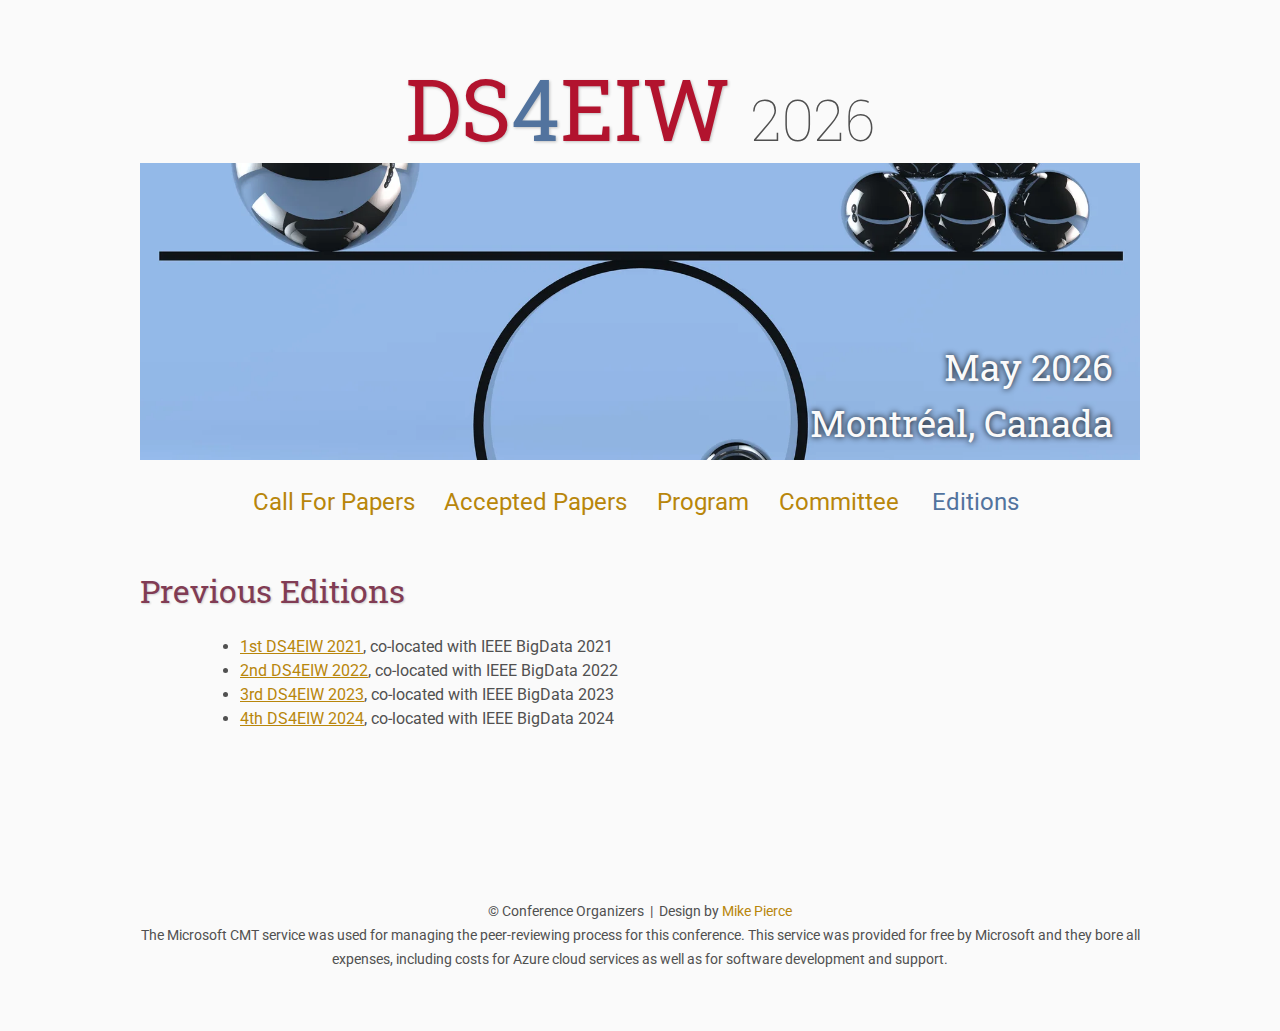
<file: previous_editions.html>
<!DOCTYPE html>
<html lang='en'>

<head>
    <base href=".">
    <link rel="shortcut icon" type="image/png" href="assets/favicon.png"/>
    <link rel="stylesheet" type="text/css" media="all" href="assets/main.css"/>
    <meta name="description" content="Data science for equality, inclusion and well-being challenges Workshop - DS4EIW 2026">
    <meta name="resource-type" content="document">
    <meta name="distribution" content="global">
    <meta name="KeyWords" content="Workshop, Data Science, Equality, Inclusion, Well-being, Challenges, DS4EIW, 2026">
    <meta charset="UTF-8">
    <title>DS4EIW 2026</title>
</head>

<body>

    <div class="banner">
        <img src="assets/balance.webp" alt="Conference Template Banner" style="object-fit: cover; width: 100%; height: 400px;">
        <div class="top-left">
            <span class="title1">DS</span><span class="title2">4</span><span class="title1">EIW</span> <span class="year">2026</span>
        </div>
        <div class="bottom-right">
            May 2026 <br> Montréal, Canada
        </div>
    </div>


    <table class="navigation">
        <tr>
            <td class="navigation">
                <a class="" title="Workshop Home Page" href="index.html">Call For Papers</a>
            </td>
            <td class="navigation">
                <a class = "" title="Accepted Papers" href="papers.html">Accepted Papers</a>
            </td>
            <td class="navigation">
                <a class = "" title="Workshop Program" href="program.html">Program</a>
            </td>
            <td class="navigation">
                <a class = "" title="Program Committee" href="committee.html">Committee</a>
            </td>
            <td class="navigation">
                <a class = "current" title="Previous Editions" href="previous_editions.html">Editions</a>
            </td>
    
        </tr>
    </table>

    <div class="page-content">



        <h2>Previous Editions</h2>
        <p>
            <ul>
                <li><a href="https://dbdmg.polito.it/ds4eiw-2021/">1st DS4EIW 2021</a>, co-located with IEEE BigData 2021</li>
                <li><a href="https://dbdmg.polito.it/ds4eiw-2022/">2nd DS4EIW 2022</a>, co-located with IEEE BigData 2022</li>
                <li><a href="https://dbdmg.polito.it/ds4eiw-2023/">3rd DS4EIW 2023</a>, co-located with IEEE BigData 2023</li>
                <li><a href="https://ds4eiw.github.io/4th-DS4EIW/">4th DS4EIW 2024</a>, co-located with IEEE BigData 2024</li>
            </ul>
        </p>

    <footer>
        &copy; Conference Organizers
        &nbsp;|&nbsp; Design by <a href="https://github.com/mikepierce">Mike Pierce</a> <br>
        The Microsoft CMT service was used for managing the peer-reviewing process for this conference. This service was provided for free by Microsoft and they bore all expenses, including costs for Azure cloud services as well as for software development and support.
    </footer>
</body>
</html>
</file>
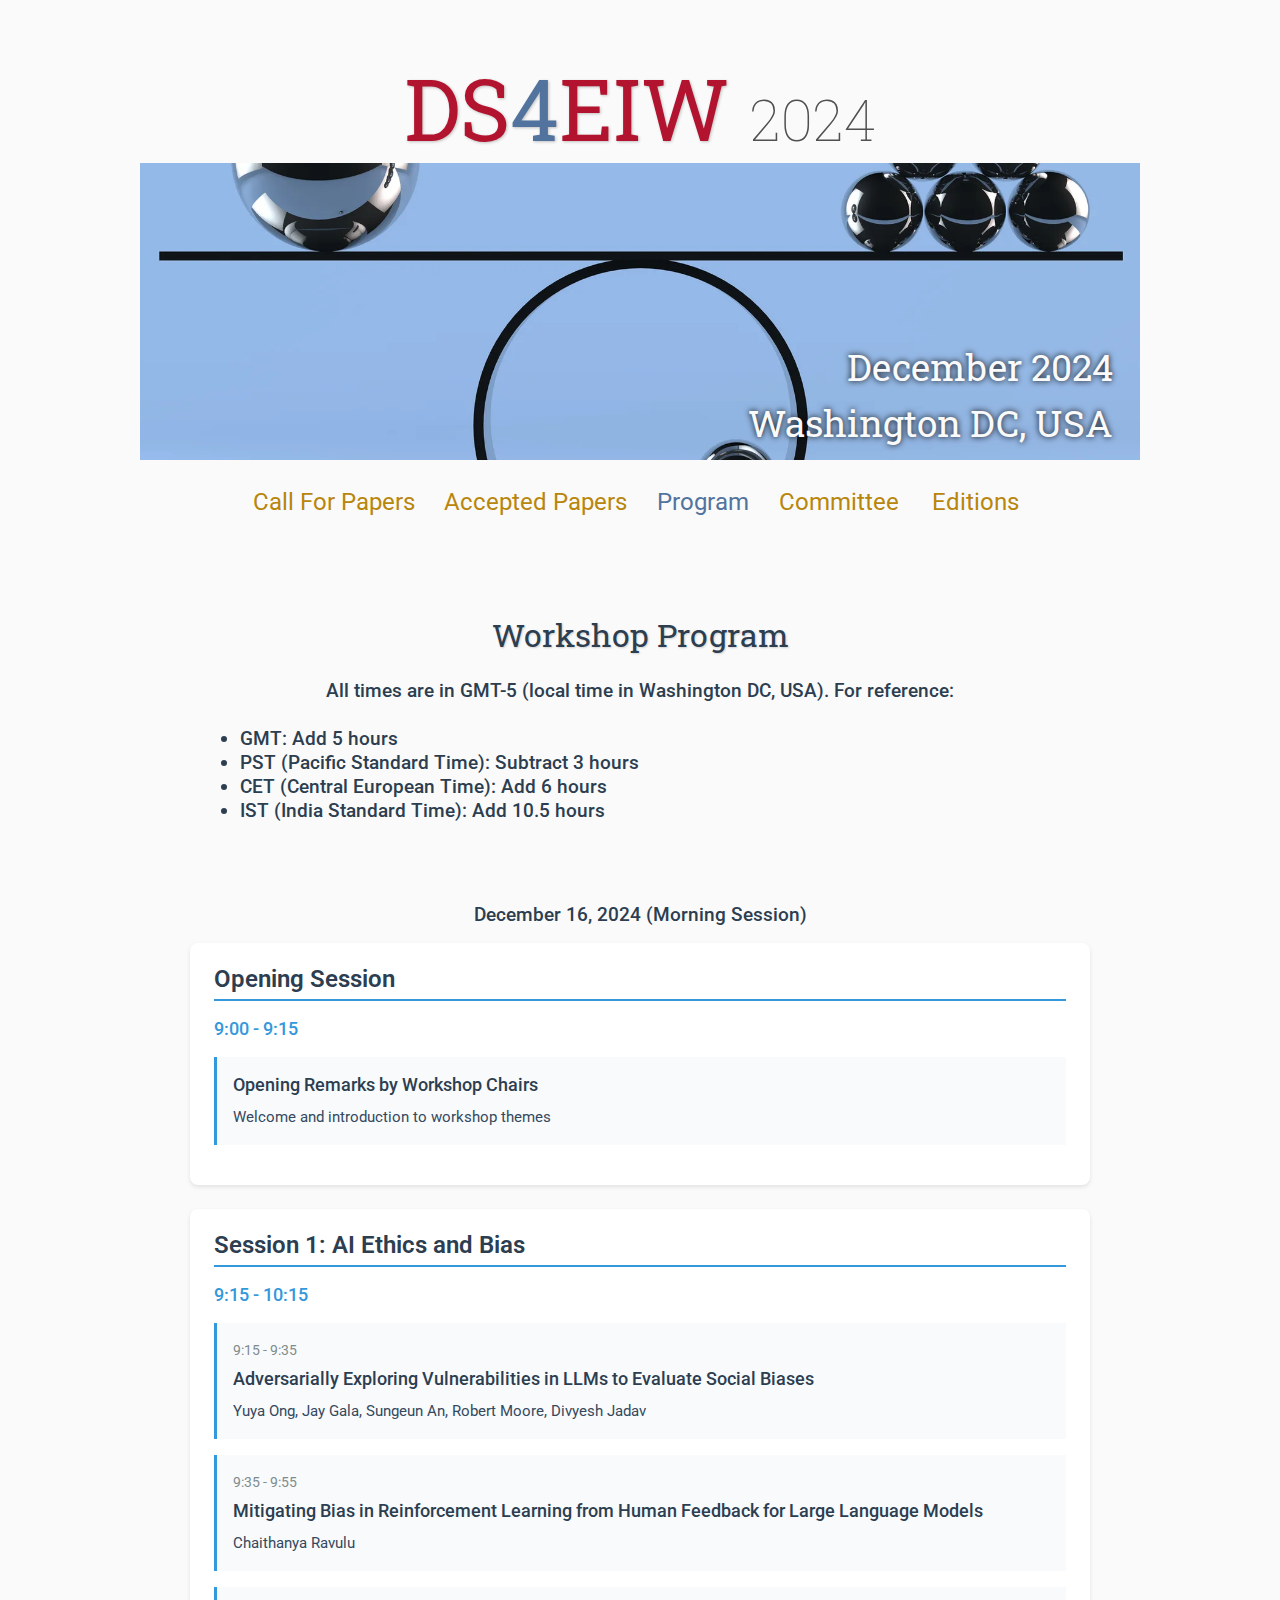
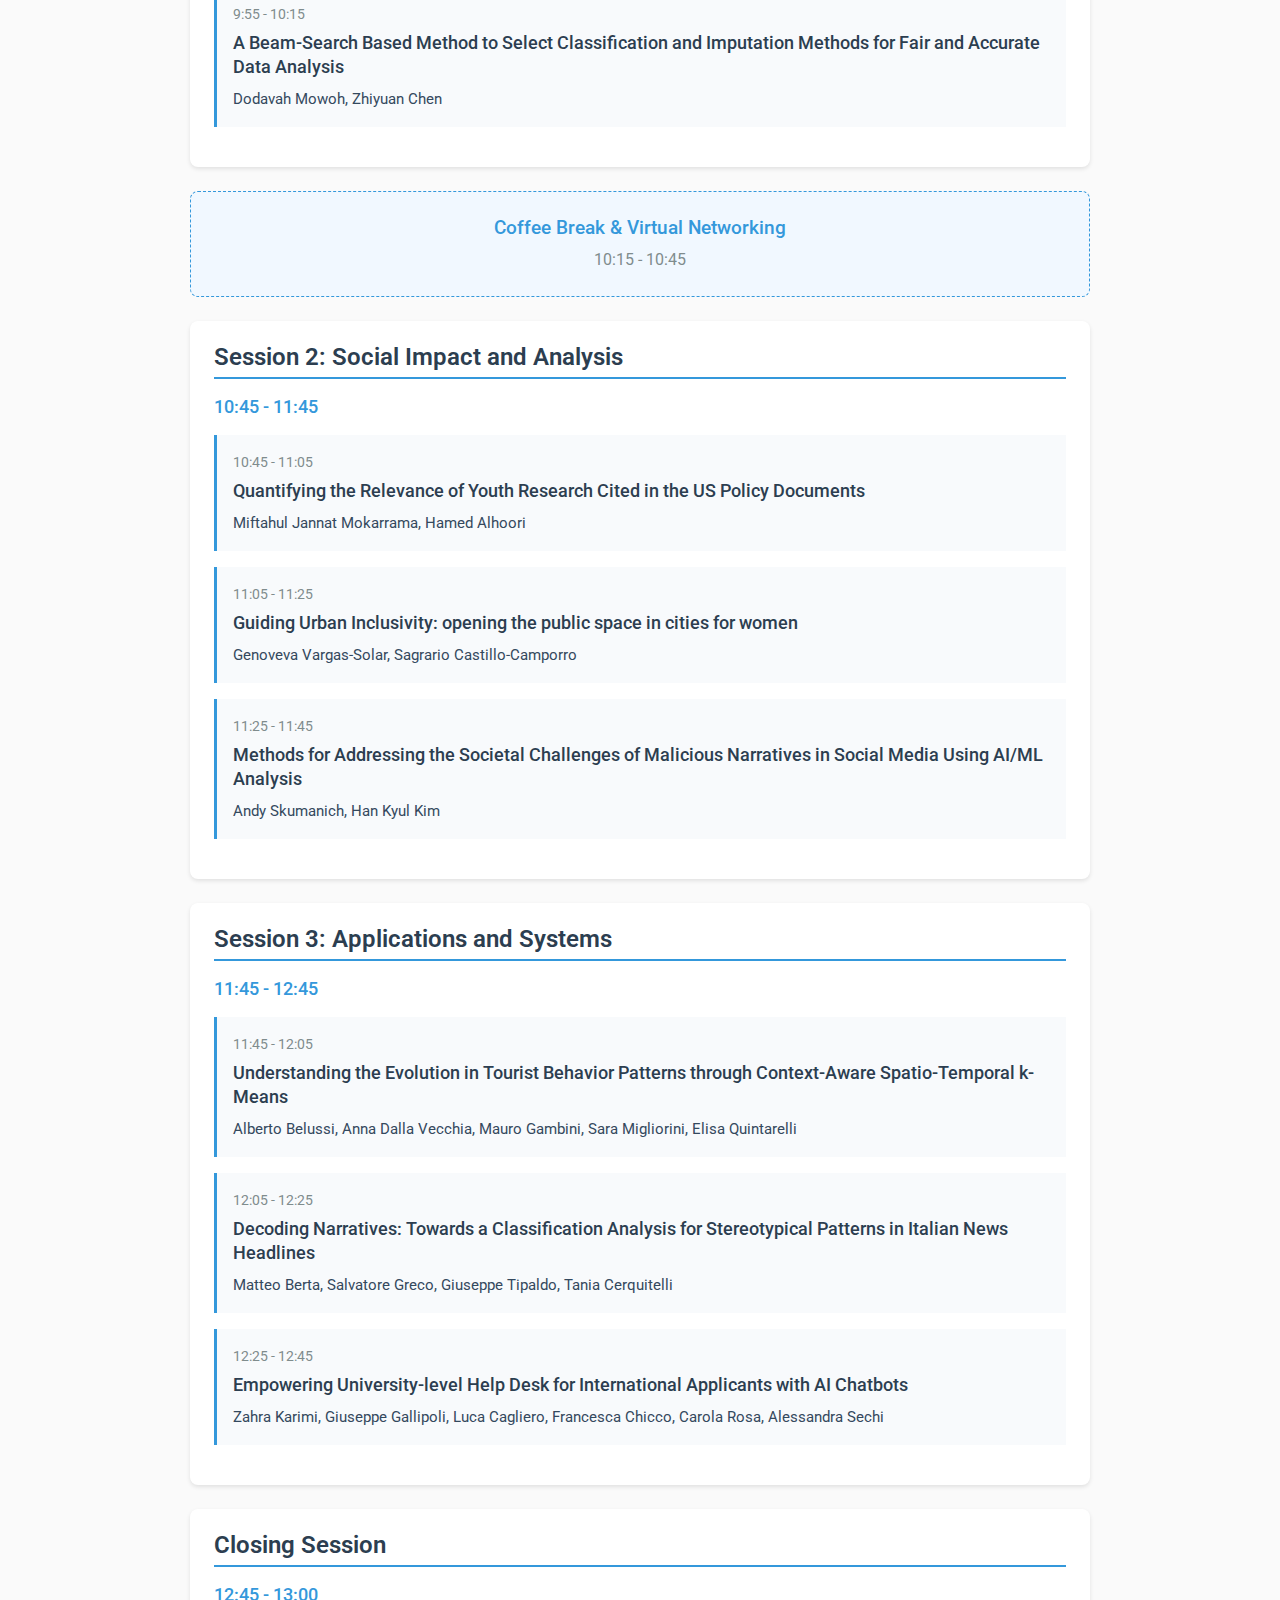
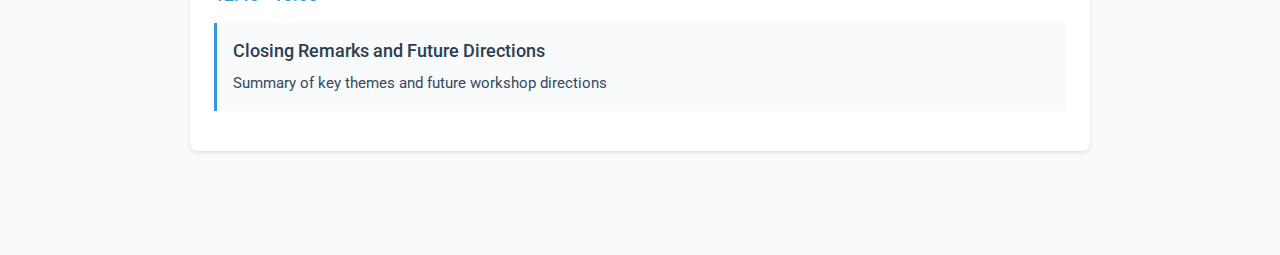
<file: program.html>
<!DOCTYPE html>
<html lang='en'>

<head>
    <base href=".">
    <link rel="shortcut icon" type="image/png" href="assets/favicon.png"/>
    <link rel="stylesheet" type="text/css" media="all" href="assets/main.css"/>
    <meta name="description" content="Data science for equality, inclusion and well-being challenges Workshop - DS4EIW 2024">
    <meta name="resource-type" content="document">
    <meta name="distribution" content="global">
    <meta name="KeyWords" content="Workshop, Data Science, Equality, Inclusion, Well-being, Challenges, DS4EIW, 2024">
    <title>DS4EIW 2024</title>
    <style>
        .session-card {
            background: #ffffff;
            border-radius: 8px;
            padding: 24px;
            margin-bottom: 24px;
            box-shadow: 0 2px 4px rgba(0,0,0,0.1);
        }
        
        .session-title {
            font-size: 1.5rem;
            color: #2c3e50;
            margin-bottom: 16px;
            padding-bottom: 8px;
            border-bottom: 2px solid #3498db;
            font-weight: 600;
        }
        
        .session-time {
            color: #3498db;
            font-size: 1.1rem;
            font-weight: 500;
            margin-bottom: 16px;
        }
        
        .talk {
            padding: 16px;
            border-left: 3px solid #3498db;
            margin-bottom: 16px;
            background: #f8fafc;
            transition: transform 0.2s ease-in-out;
        }
        
        .talk:hover {
            transform: translateX(8px);
        }
        
        .talk-time {
            color: #7f8c8d;
            font-size: 0.9rem;
            margin-bottom: 4px;
        }
        
        .talk-title {
            color: #2c3e50;
            font-size: 1.1rem;
            margin-bottom: 8px;
            font-weight: 500;
        }
        
        .talk-speaker {
            color: #34495e;
            font-size: 0.95rem;
        }
        
        .break-card {
            background: #f1f8ff;
            border-radius: 8px;
            padding: 24px;
            margin-bottom: 24px;
            text-align: center;
            border: 1px dashed #3498db;
        }
        
        .break-title {
            color: #3498db;
            font-size: 1.2rem;
            font-weight: 500;
            margin-bottom: 8px;
        }
        
        .break-time {
            color: #7f8c8d;
            font-size: 1rem;
        }
        
        .page-content {
            max-width: 900px;
            margin: 0 auto;
            padding: 20px;
        }
        
        @media (max-width: 768px) {
            .session-card {
                padding: 16px;
            }
            
            .talk {
                padding: 12px;
            }
            
            .session-title {
                font-size: 1.3rem;
            }
            
            .talk-title {
                font-size: 1rem;
            }
        }
        
        .date-header {
            text-align: center;
            color: #2c3e50;
            font-size: 1.2rem;
            margin: 32px 0 16px;
            font-weight: 500;
        }
        
        h2 {
            text-align: center;
            color: #2c3e50;
            margin-bottom: 32px;
            font-size: 2rem;
        }
    </style>
</head>

<body>
    <div class="banner">
        <img src="assets/balance.webp" alt="Conference Template Banner" style="object-fit: cover; width: 100%; height: 400px;">
        <div class="top-left">
            <span class="title1">DS</span><span class="title2">4</span><span class="title1">EIW</span> <span class="year">2024</span>
        </div>
        <div class="bottom-right">
            December 2024 <br> Washington DC, USA
        </div>
    </div>

    <table class="navigation">
        <tr>
            <td class="navigation">
                <a class="" title="Workshop Home Page" href="index.html">Call For Papers</a>
            </td>
            <td class="navigation">
                <a class="" title="Accepted Papers" href="papers.html">Accepted Papers</a>
            </td>
            <td class="navigation">
                <a class="current" title="Workshop Program" href="program.html">Program</a>
            </td>
            <td class="navigation">
                <a class="" title="Program Committee" href="committee.html">Committee</a>
            </td>
            <td class="navigation">
                <a class="" title="Previous Editions" href="previous_editions.html">Editions</a>
            </td>
        </tr>
    </table>

    <div class="page-content">
        <h2>Workshop Program</h2>
        <div class="date-header">
            All times are in GMT-5 (local time in Washington DC, USA).
            For reference: 
            <ul>
                <li>GMT: Add 5 hours</li>
                <li>PST (Pacific Standard Time): Subtract 3 hours</li>
                <li>CET (Central European Time): Add 6 hours</li>
                <li>IST (India Standard Time): Add 10.5 hours</li>
            </ul>
        </div>
        <br>
        <div class="date-header">December 16, 2024 (Morning Session)</div>
        
        <div class="session-card">
            <div class="session-title">Opening Session</div>
            <div class="session-time">9:00 - 9:15</div>
            <div class="talk">
                <div class="talk-title">Opening Remarks by Workshop Chairs</div>
                <div class="talk-speaker">Welcome and introduction to workshop themes</div>
            </div>
        </div>

        <div class="session-card">
            <div class="session-title">Session 1: AI Ethics and Bias</div>
            <div class="session-time">9:15 - 10:15</div>
            
            <div class="talk">
                <div class="talk-time">9:15 - 9:35</div>
                <div class="talk-title">Adversarially Exploring Vulnerabilities in LLMs to Evaluate Social Biases</div>
                <div class="talk-speaker">Yuya Ong, Jay Gala, Sungeun An, Robert Moore, Divyesh Jadav</div>
            </div>
            
            <div class="talk">
                <div class="talk-time">9:35 - 9:55</div>
                <div class="talk-title">Mitigating Bias in Reinforcement Learning from Human Feedback for Large Language Models</div>
                <div class="talk-speaker">Chaithanya Ravulu</div>
            </div>
            
            <div class="talk">
                <div class="talk-time">9:55 - 10:15</div>
                <div class="talk-title">A Beam-Search Based Method to Select Classification and Imputation Methods for Fair and Accurate Data Analysis</div>
                <div class="talk-speaker">Dodavah Mowoh, Zhiyuan Chen</div>
            </div>
        </div>

        <div class="break-card">
            <div class="break-title">Coffee Break & Virtual Networking</div>
            <div class="break-time">10:15 - 10:45</div>
        </div>

        <div class="session-card">
            <div class="session-title">Session 2: Social Impact and Analysis</div>
            <div class="session-time">10:45 - 11:45</div>
            
            <div class="talk">
                <div class="talk-time">10:45 - 11:05</div>
                <div class="talk-title">Quantifying the Relevance of Youth Research Cited in the US Policy Documents</div>
                <div class="talk-speaker">Miftahul Jannat Mokarrama, Hamed Alhoori</div>
            </div>
            
            <div class="talk">
                <div class="talk-time">11:05 - 11:25</div>
                <div class="talk-title">Guiding Urban Inclusivity: opening the public space in cities for women</div>
                <div class="talk-speaker">Genoveva Vargas-Solar, Sagrario Castillo-Camporro</div>
            </div>
            
            <div class="talk">
                <div class="talk-time">11:25 - 11:45</div>
                <div class="talk-title">Methods for Addressing the Societal Challenges of Malicious Narratives in Social Media Using AI/ML Analysis</div>
                <div class="talk-speaker">Andy Skumanich, Han Kyul Kim</div>
            </div>
        </div>

        <div class="session-card">
            <div class="session-title">Session 3: Applications and Systems</div>
            <div class="session-time">11:45 - 12:45</div>
            
            <div class="talk">
                <div class="talk-time">11:45 - 12:05</div>
                <div class="talk-title">Understanding the Evolution in Tourist Behavior Patterns through Context-Aware Spatio-Temporal k-Means</div>
                <div class="talk-speaker">Alberto Belussi, Anna Dalla Vecchia, Mauro Gambini, Sara Migliorini, Elisa Quintarelli</div>
            </div>
            
            <div class="talk">
                <div class="talk-time">12:05 - 12:25</div>
                <div class="talk-title">Decoding Narratives: Towards a Classification Analysis for Stereotypical Patterns in Italian News Headlines</div>
                <div class="talk-speaker">Matteo Berta, Salvatore Greco, Giuseppe Tipaldo, Tania Cerquitelli</div>
            </div>
            
            <div class="talk">
                <div class="talk-time">12:25 - 12:45</div>
                <div class="talk-title">Empowering University-level Help Desk for International Applicants with AI Chatbots</div>
                <div class="talk-speaker">Zahra Karimi, Giuseppe Gallipoli, Luca Cagliero, Francesca Chicco, Carola Rosa, Alessandra Sechi</div>
            </div>
        </div>

        <div class="session-card">
            <div class="session-title">Closing Session</div>
            <div class="session-time">12:45 - 13:00</div>
            <div class="talk">
                <div class="talk-title">Closing Remarks and Future Directions</div>
                <div class="talk-speaker">Summary of key themes and future workshop directions</div>
            </div>
        </div>
    </div>
</body>
</html>
</file>
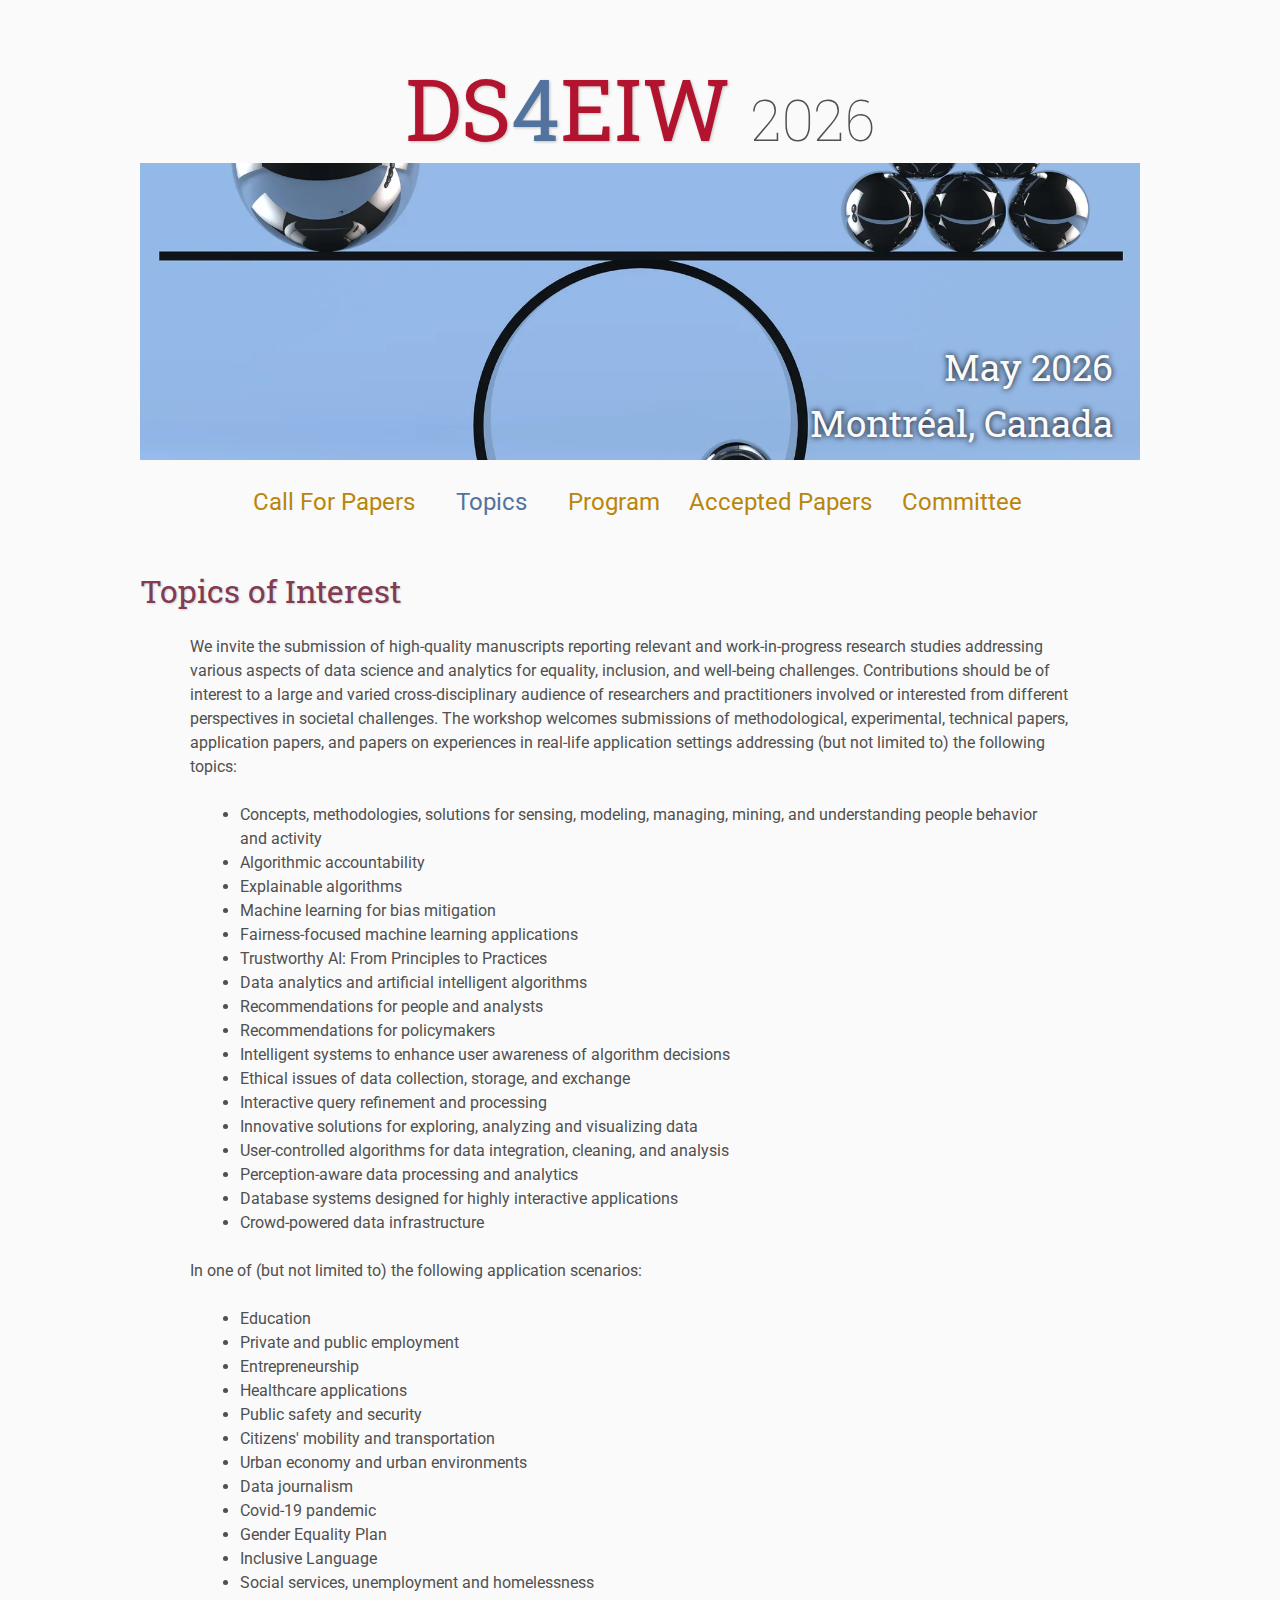
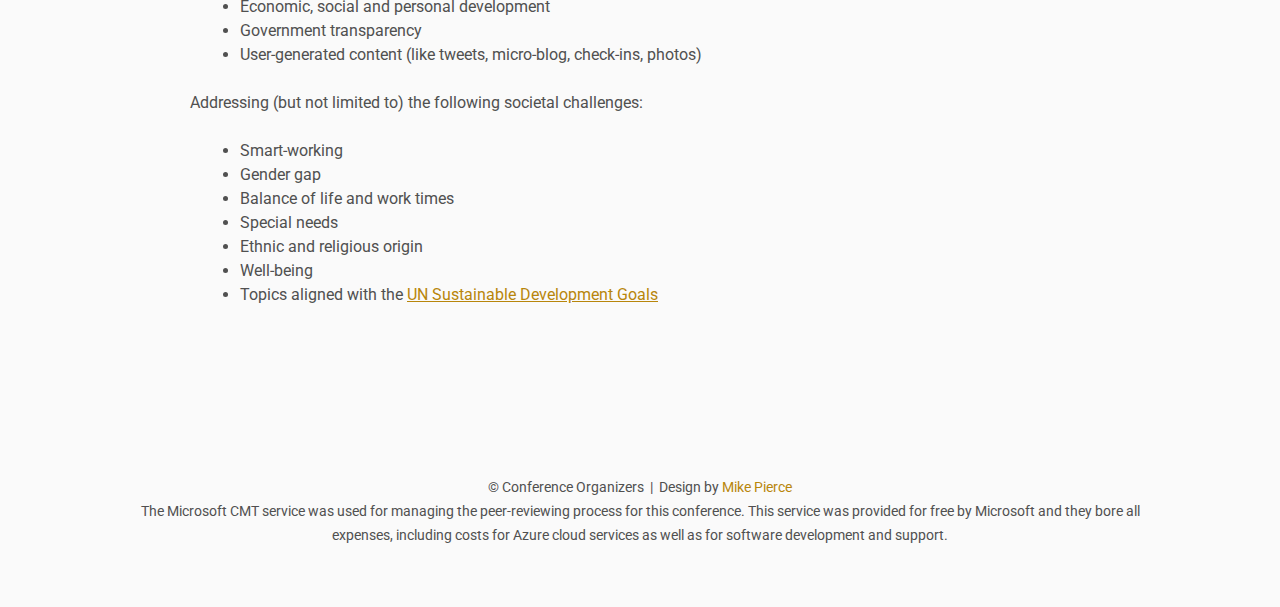
<file: topics.html>
<!DOCTYPE html>
<html lang='en'>

<head>
    <base href=".">
    <link rel="shortcut icon" type="image/png" href="assets/favicon.png"/>
    <link rel="stylesheet" type="text/css" media="all" href="assets/main.css"/>
    <meta name="description" content="Data science for equality, inclusion and well-being challenges Workshop - DS4EIW 2026">
    <meta name="resource-type" content="document">
    <meta name="distribution" content="global">
    <meta name="KeyWords" content="Workshop, Data Science, Equality, Inclusion, Well-being, Challenges, DS4EIW, 2026">
    <meta charset="UTF-8">
    <title>DS4EIW 2026</title>
</head>

<body>

    <div class="banner">
        <img src="assets/balance.webp" alt="Conference Template Banner" style="object-fit: cover; width: 100%; height: 400px;">
        <div class="top-left">
            <span class="title1">DS</span><span class="title2">4</span><span class="title1">EIW</span> <span class="year">2026</span>
        </div>
        <div class="bottom-right">
            May 2026 <br> Montréal, Canada
        </div>
    </div>

    <table class="navigation">
        <tr>
            <td class="navigation">
                <a class="" title="Workshop Home Page" href="index.html">Call For Papers</a>
            </td>
            <td class="navigation">
                <a class = "current" title="Topics of Interest" href="topics.html">Topics</a>
            </td>
            <td class="navigation">
                <a class = "" title="Workshop Program" href="program.html">Program</a>
            </td>
            <td class="navigation">
                <a class = "" title="Accepted Papers" href="papers.html">Accepted Papers</a>
            </td>
            <td class="navigation">
                <a class = "" title="Program Committee" href="committee.html">Committee</a>
            </td>
        </tr>
    </table>

    <div class="page-content">



        <h2>Topics of Interest</h2>

        <p>
            We invite the submission of high-quality manuscripts reporting relevant and work-in-progress research studies addressing various aspects of data science and analytics for equality, inclusion, and well-being challenges. 
            Contributions should be of interest to a large and varied cross-disciplinary audience of researchers and practitioners involved or interested from different perspectives in societal challenges. 
            The workshop welcomes submissions of methodological, experimental, technical papers, application papers, and papers on experiences in real-life application settings addressing (but not limited to) the following topics:
            <ul>
                <li>Concepts, methodologies, solutions for sensing, modeling, managing, mining, and understanding people behavior and activity</li>
                <li>Algorithmic accountability</li>
                <li>Explainable algorithms</li>
                <li>Machine learning for bias mitigation</li>
                <li>Fairness-focused machine learning applications</li>
                <li>Trustworthy AI: From Principles to Practices</li>
                <li>Data analytics and artificial intelligent algorithms</li>
                <li>Recommendations for people and analysts</li>
                <li>Recommendations for policymakers</li>
                <li>Intelligent systems to enhance user awareness of algorithm decisions</li>
                <li>Ethical issues of data collection, storage, and exchange</li>
                <li>Interactive query refinement and processing</li>
                <li>Innovative solutions for exploring, analyzing and visualizing data</li>
                <li>User-controlled algorithms for data integration, cleaning, and analysis</li>
                <li>Perception-aware data processing and analytics</li>
                <li>Database systems designed for highly interactive applications</li>
                <li>Crowd-powered data infrastructure</li>
            </ul>
        </p>

        <p>In one of (but not limited to) the following application scenarios:</p>
        <ul>
            <li>Education</li>
            <li>Private and public employment</li>
            <li>Entrepreneurship</li>
            <li>Healthcare applications</li>
            <li>Public safety and security</li>
            <li>Citizens' mobility and transportation</li>
            <li>Urban economy and urban environments</li>
            <li>Data journalism</li>
            <li>Covid-19 pandemic</li>
            <li>Gender Equality Plan</li>
            <li>Inclusive Language</li>
            <li>Social services, unemployment and homelessness</li>
            <li>Economic, social and personal development</li>
            <li>Government transparency</li>
            <li>User-generated content (like tweets, micro-blog, check-ins, photos)</li>
        </ul>

        <p>Addressing (but not limited to) the following societal challenges:</p>

        <ul>
            <li>Smart-working</li>
            <li>Gender gap</li>
            <li>Balance of life and work times</li>
            <li>Special needs</li>
            <li>Ethnic and religious origin</li>
            <li>Well-being</li>
            <li>Topics aligned with the <a href="https://www.un.org/sustainabledevelopment/sustainable-development-goals/">UN Sustainable Development Goals</a></li>
        </ul>

    <footer>
        &copy; Conference Organizers
        &nbsp;|&nbsp; Design by <a href="https://github.com/mikepierce">Mike Pierce</a> <br>
        The Microsoft CMT service was used for managing the peer-reviewing process for this conference. This service was provided for free by Microsoft and they bore all expenses, including costs for Azure cloud services as well as for software development and support.
    </footer>

</body>
</html>
</file>
<file: assets/main.css>
/* main.css */

/* These are the colors and fonts used throughout the webpage.
 * I've listed them here so that a user may easily
 * do a search-and-replace for these to change the site theme.
 *   'Roboto',sans-serif; Font for the title text
 *   'Roboto-Slab',serif; Font for the body text 
 *   #fafafa; Background color of the site
 *   #505050; Foreground (text) color of the site
 *   #52739e; Navy, "Template" in the logo, current page in navigation, special titles in the Program
 *   #b2132e; Reddish, "Conference" in the logo, hover color for links
 *   #813c54; Heading color, titles in the Program
 *   #b8860b; Dark Goldenrod, color for links
 */

@import url('https://fonts.googleapis.com/css?family=Roboto%7CRoboto+Slab');

*{
    border:0;
    font:inherit;
    font-size:1em;
    margin:0;
    padding:0;
    vertical-align:baseline;
}

body{
    background-color: #fafafa;
    background-size: cover;
    background-attachment: fixed;
    color: #505050; 
    text-align:left;
    font-family:'Roboto',sans-serif;
    font-size:1em;
    line-height:1.5em;
    margin: 60px auto;
    width: 1000px;
}

a{color: #b8860b; text-decoration:none;}
a.current{color: #52739e;}
a.current:hover{color: #e82945;}
a:hover{color: #b2132e;}
a:active{color: #e82945;}
h1,h2,h3,h4{clear:left; color: #813c54; margin:1.5em 0em 1em 0em; font-family:'Roboto Slab',serif; text-shadow: 1px 1px 2px #d0d0d0;}
h1{font-size:2.67em;}
h2{font-size:2.00em;}
h3{font-size:1.67em;}
h4{font-size:1.33em;}
p{list-style:none; margin:24px auto 24px auto; padding:0px; width:900px; text-align:left;}
li a, p a {text-decoration:underline; text-decoration-color:#b8860b;}
ul{margin:24px auto 24px auto; padding:0px; width:800px; text-align:left;}
ul li{margin:0px auto 0px auto; padding:0px; text-align:left;}
i,em{font-style:italic;}
b,strong{font-weight:bold;}
sup{
    vertical-align: super;
    font-size: 0.8em;
    line-height: 0;
}
sub{
    vertical-align: sub;
    font-size: 0.8em;
    line-height: 0;
}
table{
    width: 1000px;
    margin: 12px auto 24px auto;
    float: center;
    /* UNCOMMENT THIS FOR DEBUGGING THE ALIGNMENT */
    /*border: 1px solid black;*/
}
th,td{
    text-align: left;
    /* UNCOMMENT THIS FOR DEBUGGING THE ALIGNMENT */
    /*border: 1px solid black;*/
}

/* Website Banner */
.banner {position: relative; font-family:'Roboto Slab',serif;}
.top-left {font-size:5.33em; color: #505050; background: #fafafa; text-align: center; width: 1000px; height: 67px; position: absolute; padding: 36px 0 0 0; top: 0px;}
.bottom-right {font-size:2.33em; color: #fafafa; line-height: 1.5em; width: auto; height: 100px; padding: 0px 27px 27px 0px; text-align: right; position: absolute; bottom: 0px; right: 0px; text-shadow: 0px 0px 6px #000000;}

/* Conference Title Logo */
.title1{color: #b2132e; text-shadow: 1px 1px 3px #c0c0c0;} 
.title2{color: #52739e; text-shadow: 1px 1px 3px #c0c0c0;}
.year{color: #505050; font-size:0.67em; font-weight: lighter;}

/* Navigation Links (Home, Registration, etc) */
table.navigation{width:800px;}
td.navigation{font-size:1.5em; white-space:nowrap; width:15%; text-align:center; vertical-align:middle; padding:10px 15px 15px 10px;}

/* Sponsor Images */
table.sponsors{width:800px;}
td.sponsor{white-space:nowrap; width:33%; text-align:center; vertical-align:middle; padding:0px 0px 0px 0px;}
td.sponsor img{width: 100%}

/* The Table on the Program Page */
td.room{padding: 4px 12px 4px 4px; width: 90%; vertical-align:bottom; font-size:1.67em; color: #52739e; height:32px;}
td.date{white-space:nowrap; width:130px; text-align:right; vertical-align:top; padding:4px 16px 0px 0px;}
td.title{padding: 4px 12px 4px 4px; width: 90%; vertical-align:top; font-size:1.5em; color: #813c54; height:32px; font-family:'Roboto Slab',serif; text-shadow: 1px 1px 2px #d0d0d0; }
td.title-special{padding: 4px 12px 4px 4px; width: 90%; vertical-align:top; font-size:1.67em; color: #52739e; height:32px; font-family:'Roboto Slab',serif; text-shadow: 1px 1px 2px #d0d0d0;}
td.speaker{padding: 4px 12px 4px 4px; font-style: italic; font-size:1em; max-height:999999px}
td.abstract{padding: 4px 12px 12px 4px; font-size:1em; max-height:999999px}
td.abstract img{display: block; margin: 4px auto 8px auto}
table.plenary{padding-top: 8px; background: #ffffff;}

/* Registration and Directions iframes and Images */
iframe.registration{display:block; margin:1em auto 2em auto; width:700px; height:1400px; border:none;}
iframe.directions{display:block; margin:1em auto 2em auto; width:800px; height:400px; border:none;}
img.center{display:block; width:67%; margin:1em auto 2em auto;}

/* Flyer Images */
table.flyers{width:800px;}
td.flyer{white-space:nowrap; width:50%; text-align:center; vertical-align:middle; padding:0px 0px 0px 0px;}
td.sponsor img{width: 100%}

footer{font-size:0.875em; margin-top:12em; text-align:center;}

/* My hacky way of making the site mobile-friendly */
@media only screen and (max-width: 1100px) {
    h2{font-size:3.00em; line-height:1.5em; padding-left: 24px !important;}
    p{font-size:1.5em; line-height:1.5em;}
    th,td,tr{font-size:1.5em; line-height:1.5em;}
    td.date{font-size:1em; padding-top:0.5em;}
    /* td.navigation{font-size:1.5em; padding:0px 20px 0px 20px;} */
    td.navigation{font-size:1.3em; white-space:nowrap; width:15%; text-align:center; vertical-align:middle; padding:10px 15px 15px 10px;}
    table.footer{font-size:0.33em;}
    li{font-size:1.5em; line-height:1.5em;}
}
</file>
